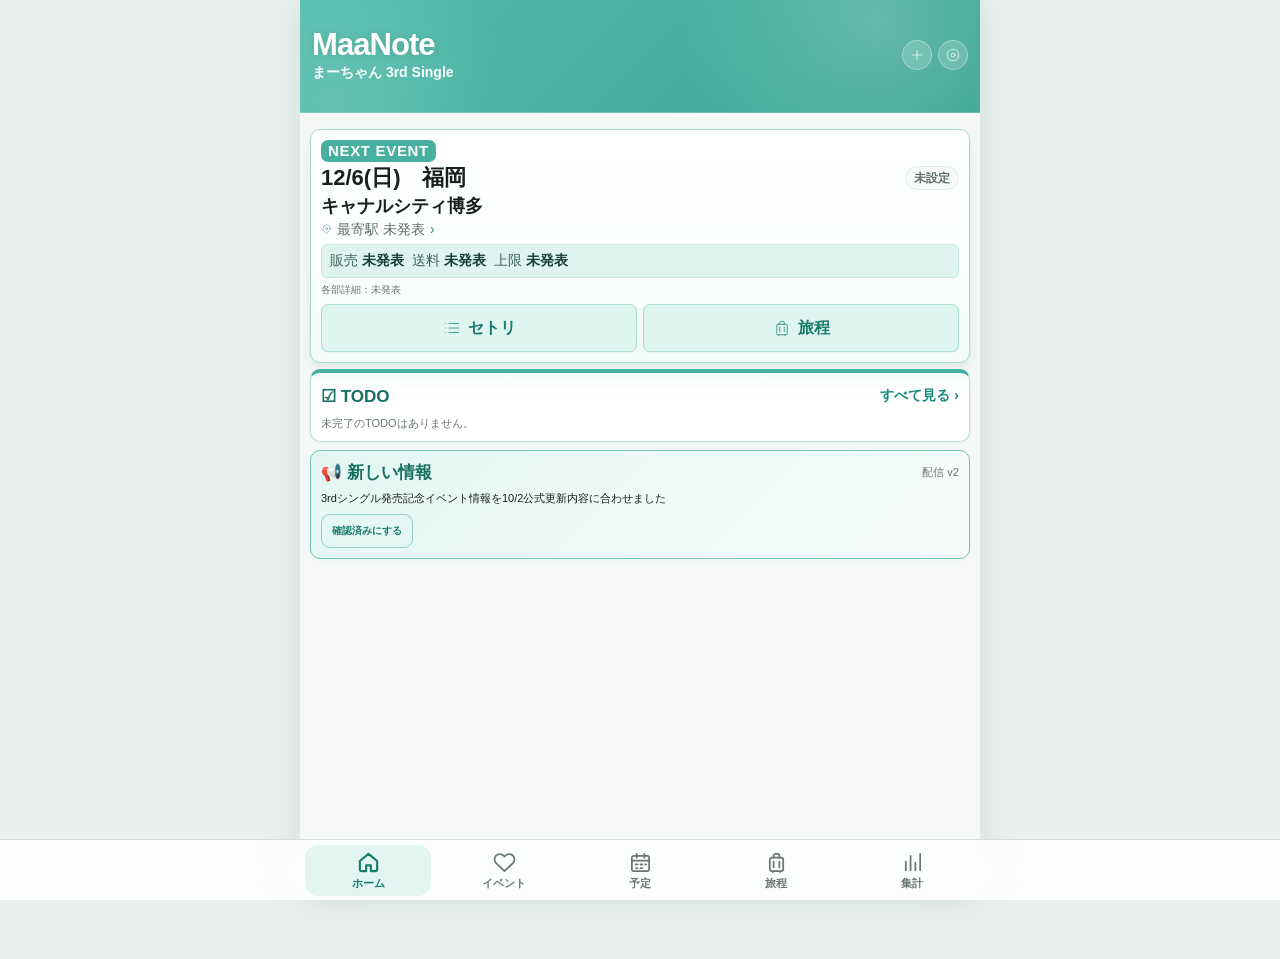
<file: index.html>
<!doctype html>
<html lang="ja">
<head>
  <meta charset="utf-8">
  <meta name="viewport" content="width=device-width, initial-scale=1, viewport-fit=cover">
  <meta name="theme-color" content="#47B0A0">
  <meta name="apple-mobile-web-app-capable" content="yes">
  <meta name="apple-mobile-web-app-status-bar-style" content="default">
  <meta name="apple-mobile-web-app-title" content="MaaNote">
  <title>MaaNote · Stage 13.1</title>
  <link rel="manifest" href="./manifest.webmanifest">
  <link rel="icon" href="./icon.svg" type="image/svg+xml">
  <link rel="apple-touch-icon" href="./apple-touch-icon.png">
  <link rel="stylesheet" href="./styles.css?v=0.9-stage13.1">
</head>
<body>
  <div id="app" class="app-shell" aria-live="polite"></div>
  <div id="networkStatus" class="network-status" role="status" aria-live="polite" hidden></div>
  <div id="toast" class="toast" role="status" aria-live="polite"></div>
  <div id="sheetRoot"></div>
  <script src="./runtime-config.js?v=0.9-stage13.1" defer></script>
  <script src="https://accounts.google.com/gsi/client" async defer></script>
  <script src="./app.js?v=0.9-stage13.1" defer></script>
</body>
</html>
</file>
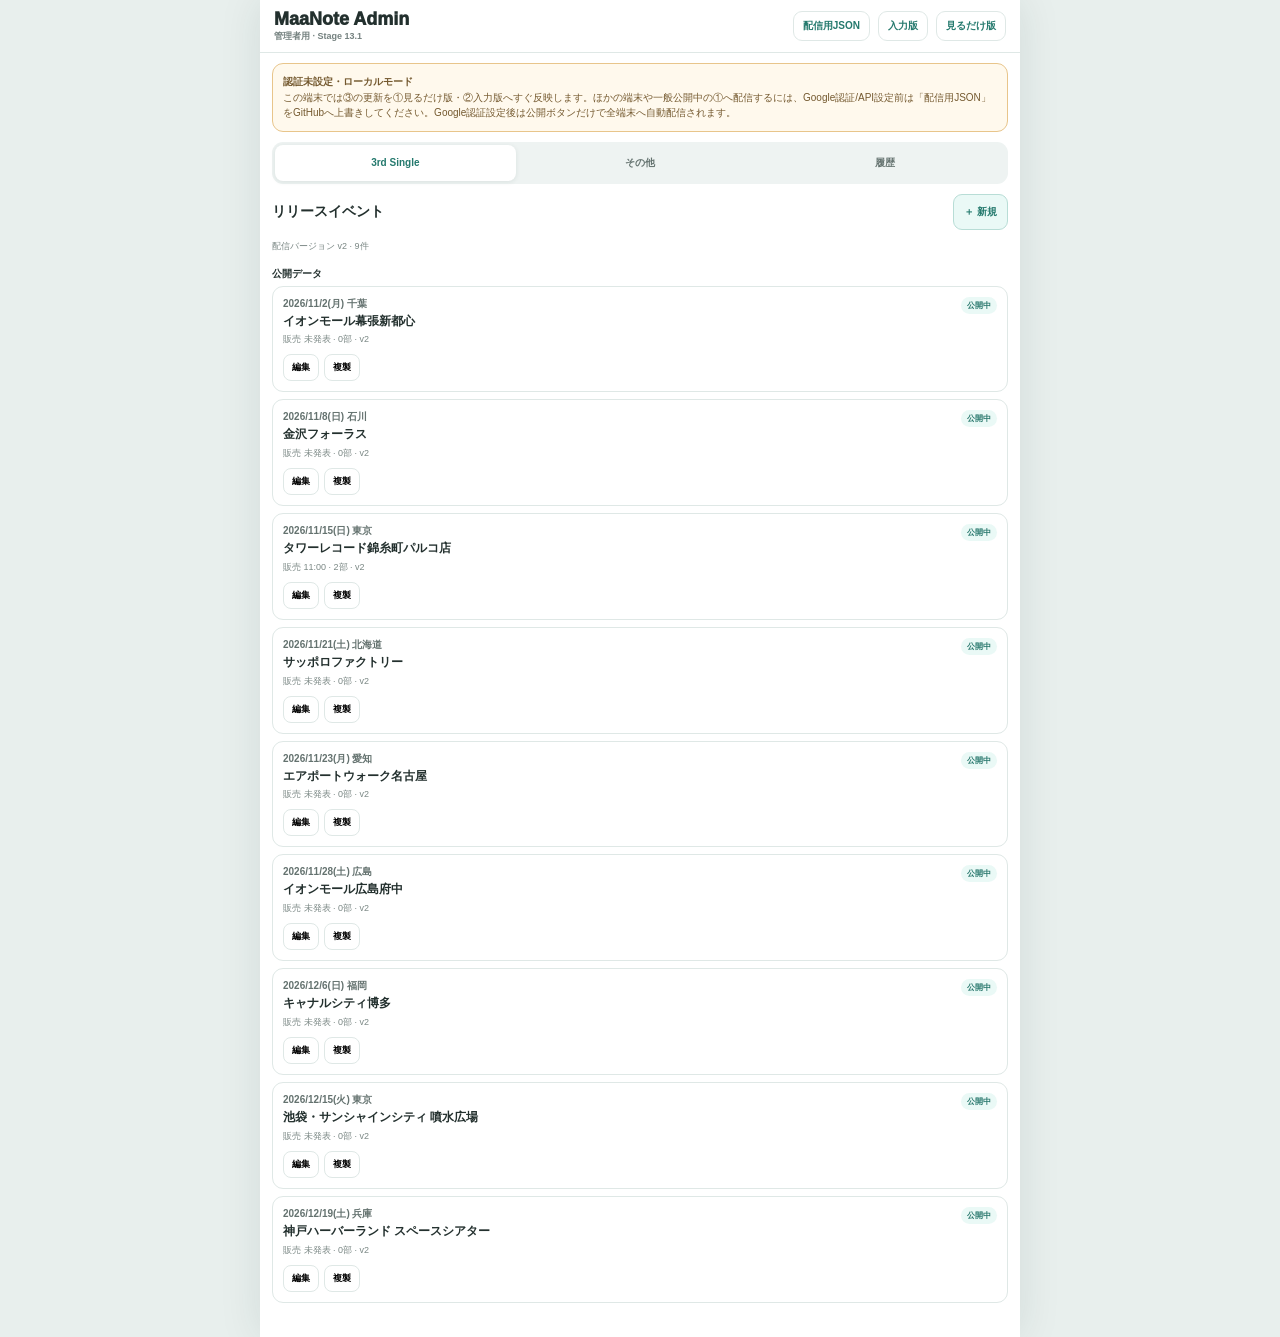
<file: admin/index.html>
<!doctype html>
<html lang="ja">
<head>
<meta charset="utf-8"><meta name="viewport" content="width=device-width, initial-scale=1, viewport-fit=cover"><meta name="theme-color" content="#47B0A0">
<title>MaaNote Admin · Stage 13.1</title><link rel="icon" href="../icon.svg" type="image/svg+xml"><link rel="stylesheet" href="../admin.css?v=0.9-stage13.1">
</head>
<body><div id="adminApp"></div><div id="adminSheet"></div><div id="adminToast" class="toast"></div><script src="../runtime-config.js?v=0.9-stage13.1" defer></script><script src="https://accounts.google.com/gsi/client" async defer></script><script src="../admin.js?v=0.9-stage13.1" defer></script></body>
</html>
</file>
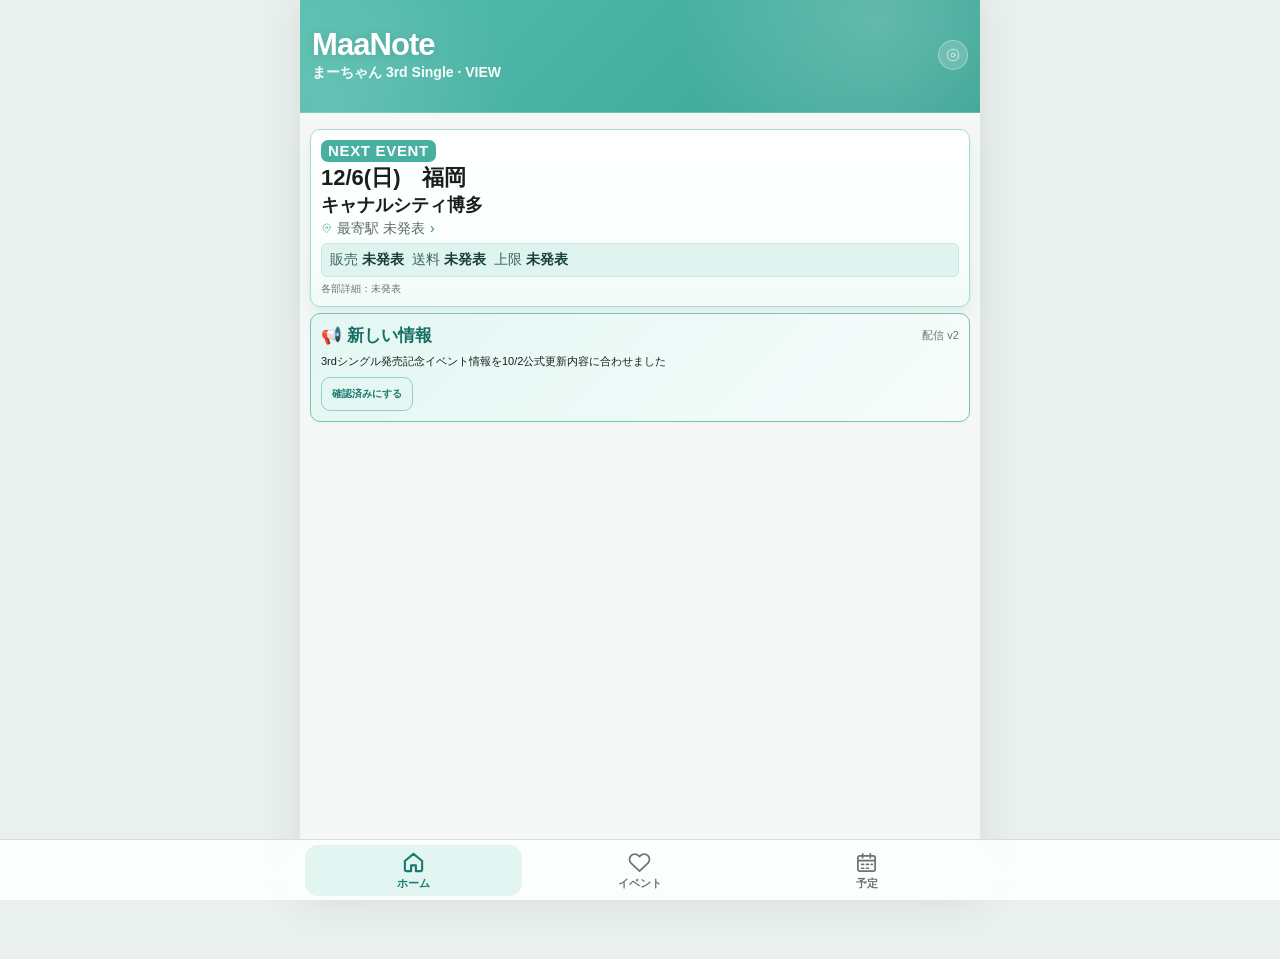
<file: view/index.html>
<!doctype html>
<html lang="ja">
<head>
<meta charset="utf-8"><meta name="viewport" content="width=device-width, initial-scale=1, viewport-fit=cover">
<meta name="theme-color" content="#47B0A0"><meta name="apple-mobile-web-app-capable" content="yes">
<meta name="apple-mobile-web-app-status-bar-style" content="default"><meta name="apple-mobile-web-app-title" content="MaaNote View">
<title>MaaNote View · Stage 13.1</title>
<link rel="manifest" href="./manifest.webmanifest"><link rel="icon" href="../icon.svg" type="image/svg+xml"><link rel="apple-touch-icon" href="../apple-touch-icon.png">
<link rel="stylesheet" href="../styles.css?v=0.9-stage13.1">
</head>
<body>
<div id="app" class="app-shell" aria-live="polite"></div><div id="networkStatus" class="network-status" role="status" aria-live="polite" hidden></div><div id="toast" class="toast" role="status" aria-live="polite"></div><div id="sheetRoot"></div>
<script src="../runtime-config.js?v=0.9-stage13.1" defer></script>
  <script src="../app.js?v=0.9-stage13.1" defer></script>
</body></html>
</file>
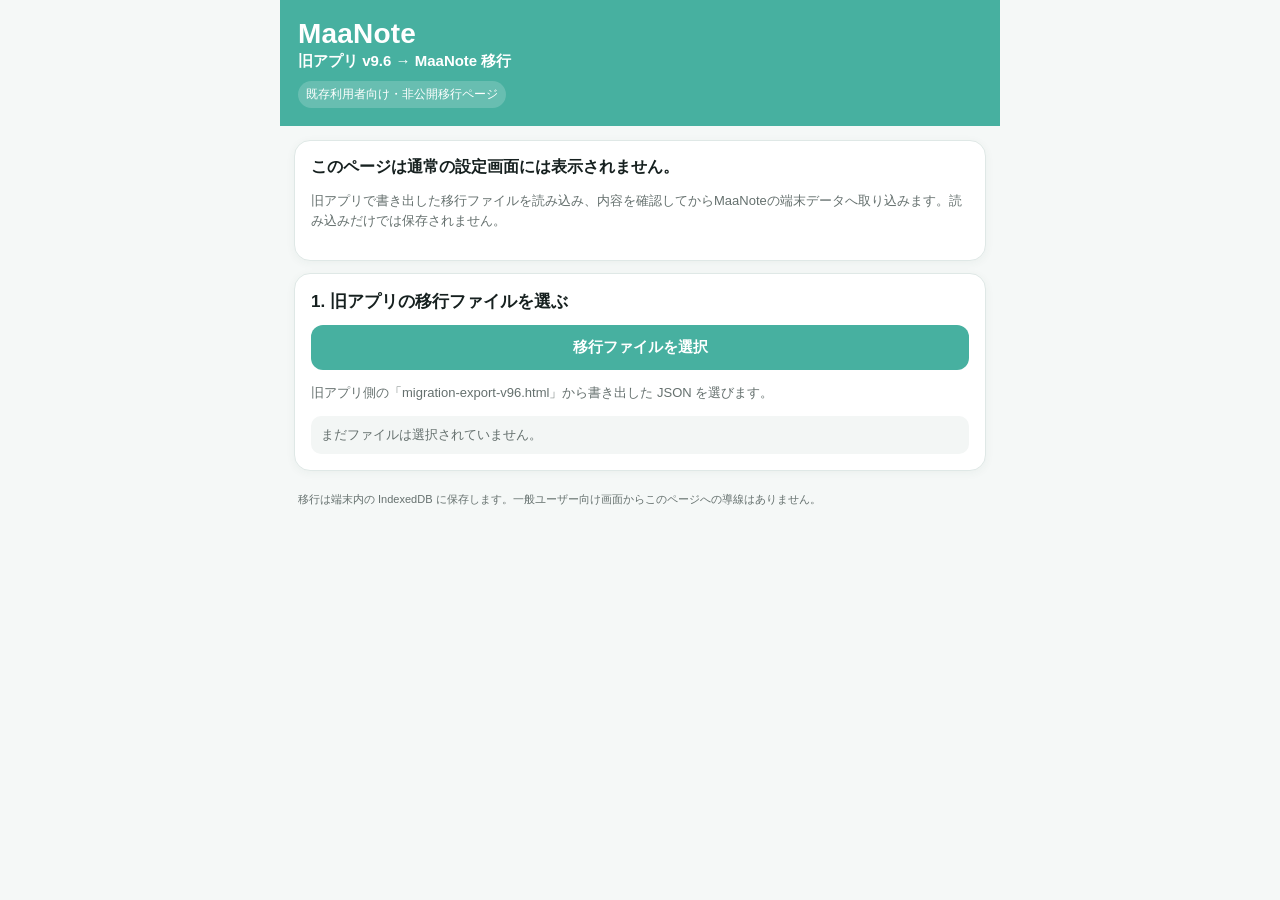
<file: migrate-v96.html>
<!doctype html>
<html lang="ja">
<head>
  <meta charset="utf-8">
  <meta name="viewport" content="width=device-width, initial-scale=1, viewport-fit=cover">
  <meta name="theme-color" content="#47B0A0">
  <meta name="robots" content="noindex,nofollow,noarchive">
  <title>MaaNote · v9.6 移行</title>
  <link rel="stylesheet" href="./migrate-v96.css?v=0.9-stage13.1">
</head>
<body>
  <main class="shell">
    <header class="hero">
      <div class="brand">MaaNote</div>
      <div class="sub">旧アプリ v9.6 → MaaNote 移行</div>
      <div class="private">既存利用者向け・非公開移行ページ</div>
    </header>

    <section class="card notice">
      <strong>このページは通常の設定画面には表示されません。</strong>
      <p>旧アプリで書き出した移行ファイルを読み込み、内容を確認してからMaaNoteの端末データへ取り込みます。読み込みだけでは保存されません。</p>
    </section>

    <section class="card" id="pickSection">
      <h2>1. 旧アプリの移行ファイルを選ぶ</h2>
      <label class="filepick">
        <input id="migrationFile" type="file" accept="application/json,.json">
        <span>移行ファイルを選択</span>
      </label>
      <p class="help">旧アプリ側の「migration-export-v96.html」から書き出した JSON を選びます。</p>
      <div id="fileStatus" class="status muted">まだファイルは選択されていません。</div>
    </section>

    <section class="card hidden" id="previewSection">
      <h2>2. 取り込み内容を確認</h2>
      <div id="summaryGrid" class="summary-grid"></div>
      <div id="warningBox"></div>
      <div id="conflicts"></div>
      <label class="toggle-row">
        <span><strong>Stage TEST用のサンプルデータを削除</strong><small>既知の固定サンプルだけを対象にします。</small></span>
        <input id="removeSamples" type="checkbox" checked>
      </label>
      <label class="toggle-row">
        <span><strong>既存MaaNoteデータを優先</strong><small>競合時の初期値です。イベント単位で変更できます。</small></span>
        <input id="preferCurrent" type="checkbox" checked>
      </label>
      <div class="actions">
        <button id="importBtn" class="primary">この内容で取り込む</button>
        <button id="cancelBtn" class="secondary">ファイルを選び直す</button>
      </div>
    </section>

    <section class="card hidden" id="resultSection">
      <h2>3. 移行結果</h2>
      <div id="resultBody"></div>
      <a class="primary linkbtn" href="./index.html">MaaNoteを開く</a>
    </section>

    <footer>
      移行は端末内の IndexedDB に保存します。一般ユーザー向け画面からこのページへの導線はありません。
    </footer>
  </main>
  <script src="./migrate-v96.js?v=0.9-stage13.1" defer></script>
</body>
</html>
</file>
<file: styles.css>
:root {
  --accent: #47B0A0;
  --accent-dark: #248E80;
  --accent-soft: #E9F8F5;
  --accent-soft-2: #F3FBF9;
  --ink: #18201F;
  --muted: #687574;
  --line: #E2EAE8;
  --bg: #F5F8F7;
  --card: #FFFFFF;
  --danger: #D9534F;
  --warning: #E39133;
  --ios-blue: #2E7CF6;
  --radius: 15px;
  --shadow: 0 1px 2px rgba(18, 48, 43, .05), 0 10px 30px rgba(31, 91, 82, .05);
  color-scheme: light;
  font-family: "Noto Sans JP", sans-serif;
}
* { box-sizing: border-box; }
html, body { margin: 0; min-height: 100%; background: var(--bg); color: var(--ink); }
body { min-width: 320px; overscroll-behavior-y: none; }
button, input, select, textarea { font: inherit; }
button { -webkit-tap-highlight-color: transparent; }
svg { display: block; }
.app-shell { min-height: 100dvh; padding-bottom: calc(73px + env(safe-area-inset-bottom)); }
.screen { min-height: 100dvh; }
.content { width: min(100%, 680px); margin: 0 auto; padding: 12px 12px 24px; }
.test-ribbon { display: inline-flex; align-items: center; gap: 6px; font-size: 10px; font-weight: 800; letter-spacing: .06em; color: var(--accent-dark); background: #fff; border: 1px solid rgba(71,176,160,.35); border-radius: 999px; padding: 4px 7px; }
.test-note { margin: 8px 0 10px; padding: 8px 10px; font-size: 11px; line-height: 1.5; color: #5F6C6A; background: #FFFDF4; border: 1px solid #F0E7C7; border-radius: 10px; }

/* Home header */
.home-hero { position: relative; min-height: 136px; overflow: hidden; background: linear-gradient(135deg, #54BDAE, #3AA494); color: #fff; }
.home-hero::before { content:""; position:absolute; inset:0; background: radial-gradient(circle at 85% 20%, rgba(255,255,255,.18), transparent 34%), radial-gradient(circle at 5% 95%, rgba(255,255,255,.12), transparent 28%); pointer-events:none; }
.home-hero.has-image { background-size: cover; background-position: center; }
.home-hero.has-image::after { content:""; position:absolute; inset:0; background: linear-gradient(180deg, rgba(0,0,0,.16), rgba(0,0,0,.38)); pointer-events:none; }
.home-hero-inner { position: relative; z-index: 2; width:min(100%,680px); margin:0 auto; padding: max(12px, env(safe-area-inset-top)) 14px 15px; min-height:136px; display:flex; flex-direction:column; justify-content:flex-end; }
.hero-top { display:flex; align-items:center; justify-content:space-between; gap:8px; }
.brand-block { min-width:0; }
.brand { font-size: 27px; line-height:1; font-weight: 850; letter-spacing:-.04em; text-shadow: 0 1px 8px rgba(0,0,0,.12); }
.brand-sub { margin-top:5px; font-size: 13px; font-weight:700; opacity:.96; }
.hero-actions { display:flex; gap:7px; }
.icon-btn { width:38px; height:38px; border-radius:50%; border:1px solid rgba(255,255,255,.35); background:rgba(255,255,255,.18); color:#fff; display:grid; place-items:center; padding:0; backdrop-filter: blur(12px); }
.icon-btn svg { width:20px; height:20px; }

/* Top bars */
.topbar { position: sticky; top:0; z-index:20; background:rgba(250,252,251,.94); backdrop-filter: blur(16px); border-bottom:1px solid rgba(218,228,225,.82); padding-top: env(safe-area-inset-top); }
.topbar-inner { width:min(100%,680px); margin:0 auto; height:54px; padding:0 12px; display:grid; grid-template-columns: 44px 1fr 44px; align-items:center; }
.topbar-title { text-align:center; font-size:17px; font-weight:800; }
.topbar button { border:0; background:transparent; color:var(--accent-dark); padding:8px; border-radius:10px; display:grid; place-items:center; }
.topbar button svg { width:21px; height:21px; }

/* Cards */
.card { background:var(--card); border:1px solid var(--line); border-radius:var(--radius); box-shadow:var(--shadow); }
.section-card { padding:12px; margin-bottom:10px; }
.section-title-row { display:flex; align-items:center; justify-content:space-between; gap:8px; margin-bottom:9px; }
.section-title { font-size:13px; font-weight:850; }
.section-kicker { font-size:11px; font-weight:850; color:var(--accent-dark); letter-spacing:.04em; }
.muted { color:var(--muted); }
.small { font-size:11px; }

/* Home */
.home-content { margin-top:-14px; position:relative; z-index:3; }
.event-hero-card { padding:12px; }
.event-head { display:flex; gap:8px; align-items:center; justify-content:space-between; }
.event-head-main { min-width:0; }
.event-kicker { color:var(--accent-dark); font-size:11px; font-weight:900; letter-spacing:.05em; }
.event-date { margin-top:2px; font-size:16px; font-weight:850; }
.status-badge { flex:none; max-width:160px; border-radius:999px; padding:5px 8px; font-size:10px; line-height:1.2; font-weight:800; text-align:center; border:1px solid var(--line); color:#62716F; background:#F7F9F9; }
.status-badge.confirmed { color:#126B5F; background:#DFF5F0; border-color:#BDE6DC; }
.status-badge.maybe { color:#A05677; background:#FFF0F6; border-color:#F5D2E1; }
.status-badge.not_attending { color:#7D8685; background:#F3F5F5; }
.venue-name { margin-top:7px; font-size:15px; line-height:1.35; font-weight:800; }
.map-row { margin-top:4px; border:0; padding:0; background:transparent; color:#5D6C69; font-size:12px; display:flex; align-items:center; gap:5px; text-align:left; }
.map-row svg { width:14px; height:14px; color:var(--accent-dark); }
.chev { margin-left:auto; color:var(--accent-dark); }
.next-panel { margin:10px -2px 0; padding:9px 10px; background:var(--accent-soft-2); border:1px solid #D9F0EA; border-radius:11px; }
.next-label { font-size:10px; font-weight:900; color:var(--accent-dark); letter-spacing:.08em; }
.next-line { margin-top:2px; display:flex; gap:8px; align-items:baseline; }
.next-time { font-size:20px; color:var(--accent-dark); font-weight:900; font-variant-numeric:tabular-nums; }
.next-title { font-size:13px; font-weight:850; }
.info-strip { margin-top:8px; padding:6px 8px; background:#F2F7F5; border-radius:8px; display:flex; gap:7px; flex-wrap:wrap; font-size:10px; color:#4E5C5A; }
.info-strip strong { color:var(--ink); }
.compact-table { margin-top:8px; border:1px solid var(--line); border-radius:9px; overflow:hidden; font-size:11px; }
.compact-table .tr { display:grid; grid-template-columns:.7fr 1fr 1fr 1.15fr .8fr; align-items:center; min-height:29px; border-top:1px solid var(--line); }
.compact-table .tr:first-child { border-top:0; background:#F6FAF9; color:#6B7775; font-size:9px; font-weight:700; }
.compact-table .td { padding:5px 4px; text-align:center; min-width:0; }
.home-shortcuts { display:grid; grid-template-columns:1fr 1fr; gap:8px; margin-top:9px; }
.shortcut-btn { min-height:43px; display:flex; align-items:center; justify-content:center; gap:7px; border:1px solid #D7ECE7; background:#F0FAF8; color:var(--accent-dark); border-radius:11px; font-size:12px; font-weight:800; }
.shortcut-btn svg { width:17px; height:17px; }

/* Segments */
.segment-wrap { padding:9px 12px 0; width:min(100%,680px); margin:0 auto; }
.segment { display:flex; background:#EBEFEE; padding:3px; border-radius:10px; gap:3px; }
.segment button { flex:1; min-height:31px; border:0; border-radius:8px; background:transparent; color:#687371; font-size:11px; font-weight:780; padding:5px 7px; }
.segment button.active { background:#fff; color:var(--accent-dark); box-shadow:0 1px 3px rgba(0,0,0,.08); }
.filter-scroll { display:flex; gap:6px; overflow:auto; scrollbar-width:none; padding:9px 0 2px; }
.filter-scroll::-webkit-scrollbar { display:none; }
.filter-chip { flex:none; border:1px solid var(--line); background:#fff; color:#64716F; border-radius:999px; padding:7px 10px; font-size:10px; font-weight:750; }
.filter-chip.active { color:#fff; background:var(--accent); border-color:var(--accent); }

/* Event list */
.event-list { display:flex; flex-direction:column; gap:8px; }
.event-card { width:100%; text-align:left; padding:11px; border:1px solid var(--line); border-radius:13px; background:#fff; color:inherit; box-shadow:0 1px 2px rgba(18,48,43,.03); }
.event-card.confirmed { border:2px solid var(--accent); background:linear-gradient(180deg,#F9FFFD,#F1FBF8); padding:10px; }
.event-card-top { display:flex; align-items:center; justify-content:space-between; gap:8px; }
.event-card-date { font-size:14px; font-weight:900; }
.event-card-venue { margin-top:4px; font-size:13px; font-weight:800; line-height:1.35; }
.event-card-map { margin-top:3px; display:flex; align-items:center; gap:4px; font-size:10px; color:#697573; }
.event-card-map svg { width:12px; height:12px; color:var(--accent-dark); }
.event-card-info { margin-top:6px; font-size:10px; color:#52605E; display:flex; flex-wrap:wrap; gap:4px 8px; }
.part-lines { margin-top:6px; border-top:1px solid #EDF1F0; padding-top:5px; display:flex; flex-direction:column; gap:3px; font-size:10px; font-variant-numeric:tabular-nums; }
.part-line { display:grid; grid-template-columns:32px 45px 49px 1fr 42px; gap:4px; align-items:center; }
.part-line .pname { font-weight:800; color:#475452; }
.event-card-foot { margin-top:6px; padding-top:6px; border-top:1px solid #EDF1F0; display:flex; gap:10px; font-size:10px; color:#52605E; }
.empty-state { padding:36px 18px; text-align:center; color:var(--muted); font-size:12px; }

/* Detail */
.detail-wrap { width:min(100%,680px); margin:0 auto; padding:0 12px calc(84px + env(safe-area-inset-bottom)); }
.detail-summary { padding:12px 0 6px; }
.detail-date { font-size:12px; font-weight:850; color:var(--accent-dark); }
.detail-venue { margin-top:3px; font-size:18px; line-height:1.3; font-weight:900; }
.detail-place { margin-top:5px; font-size:11px; color:var(--muted); display:flex; align-items:center; gap:5px; }
.detail-place svg { width:14px; height:14px; color:var(--accent-dark); }
.detail-tabs { position:sticky; top:54px; z-index:15; margin:0 -12px 10px; padding:7px 12px; background:rgba(245,248,247,.96); backdrop-filter:blur(10px); border-bottom:1px solid rgba(226,234,232,.7); }
.info-list { overflow:hidden; }
.info-row { min-height:43px; padding:8px 0; display:grid; grid-template-columns:94px 1fr; gap:9px; align-items:center; border-top:1px solid var(--line); }
.info-row:first-child { border-top:0; }
.info-label { font-size:10px; color:#71807D; font-weight:750; }
.info-value { font-size:12px; font-weight:750; line-height:1.45; word-break:break-word; }
.info-value.unset { color:#8E9997; font-weight:650; }
.parts-official { border:1px solid var(--line); border-radius:10px; overflow:hidden; }
.parts-official .row { display:grid; grid-template-columns:.8fr 1fr 1fr; min-height:34px; align-items:center; border-top:1px solid var(--line); font-size:11px; }
.parts-official .row:first-child { border-top:0; background:#F5F9F8; color:#6F7B79; font-size:9px; }
.parts-official .cell { text-align:center; padding:6px 4px; }
.official-link { width:100%; min-height:42px; display:flex; align-items:center; justify-content:center; gap:6px; border:1px solid #CBE5DF; background:#EFFAF7; color:var(--accent-dark); border-radius:10px; font-size:12px; font-weight:800; text-decoration:none; }
.official-link svg { width:16px; height:16px; }
.disclaimer { font-size:10px; line-height:1.55; color:#73807E; background:#F7F9F8; border:1px solid var(--line); border-radius:10px; padding:9px; }

.day-panel { display:flex; flex-direction:column; gap:9px; }
.status-selector { display:grid; gap:6px; }
.status-option { min-height:40px; display:flex; align-items:center; gap:8px; text-align:left; border:1px solid var(--line); background:#fff; border-radius:10px; padding:8px 10px; font-size:11px; font-weight:750; }
.status-option.active { border-color:var(--accent); background:#EDFAF7; color:#176F63; }
.status-option .radio { width:17px; height:17px; border:1.5px solid #A5B1AF; border-radius:50%; display:grid; place-items:center; }
.status-option.active .radio::after { content:""; width:9px; height:9px; border-radius:50%; background:var(--accent); }
.quick-value { display:flex; align-items:center; justify-content:space-between; gap:10px; padding:9px 10px; border:1px solid var(--line); border-radius:10px; background:#fff; }
.quick-value-label { font-size:11px; font-weight:780; }
.stepper { display:flex; align-items:center; gap:5px; }
.stepper button { width:30px; height:30px; border:1px solid #D5E6E2; background:#F2FAF8; color:var(--accent-dark); border-radius:9px; font-size:17px; line-height:1; }
.stepper .value { min-width:42px; text-align:center; font-size:15px; font-weight:900; font-variant-numeric:tabular-nums; }
.user-part-table { overflow:hidden; }
.user-part-table .row { display:grid; grid-template-columns:.7fr 1fr 1fr 1.1fr .85fr; align-items:center; min-height:38px; border-top:1px solid var(--line); font-size:10px; }
.user-part-table .row:first-child { border-top:0; background:#F5F9F8; color:#71807D; font-size:9px; }
.user-part-table .cell { padding:6px 3px; text-align:center; min-width:0; }
.edit-pill { border:1px solid #D5E6E2; background:#F5FBF9; color:#246F65; border-radius:8px; min-width:44px; min-height:29px; padding:4px 6px; font-size:10px; font-weight:800; }

.detail-pager { position:fixed; left:0; right:0; bottom:calc(64px + env(safe-area-inset-bottom)); z-index:25; pointer-events:none; }
.detail-pager-inner { width:min(calc(100% - 24px),656px); margin:0 auto; display:grid; grid-template-columns:1fr 1fr; gap:8px; }
.detail-pager button { pointer-events:auto; min-height:39px; border:1px solid #D8E3E0; background:rgba(255,255,255,.96); backdrop-filter:blur(12px); border-radius:11px; color:#35514C; font-size:11px; font-weight:800; box-shadow:0 5px 18px rgba(25,70,63,.10); }
.detail-pager button:disabled { opacity:.35; }

/* Bottom nav */
.tabbar { position:fixed; left:0; right:0; bottom:0; z-index:30; background:rgba(252,253,253,.96); backdrop-filter:blur(18px); border-top:1px solid rgba(210,220,217,.9); padding-bottom:env(safe-area-inset-bottom); }
.tabbar-inner { width:min(100%,680px); margin:0 auto; height:64px; display:grid; grid-template-columns:repeat(5,1fr); }
.tabbar-inner.view-only { grid-template-columns:repeat(3,1fr); }
.tab-btn { border:0; background:transparent; color:#697573; padding:6px 2px 4px; display:flex; flex-direction:column; align-items:center; justify-content:center; gap:3px; font-size:9px; font-weight:700; }
.tab-btn svg { width:21px; height:21px; stroke-width:1.8; }
.tab-btn.active { color:var(--accent-dark); font-weight:850; }

/* Sheets / form */
.sheet-backdrop { position:fixed; inset:0; z-index:60; background:rgba(17,28,26,.28); display:flex; align-items:flex-end; justify-content:center; }
.sheet { width:min(100%,680px); max-height:88dvh; overflow:auto; background:#fff; border-radius:18px 18px 0 0; padding:8px 14px calc(16px + env(safe-area-inset-bottom)); box-shadow:0 -15px 50px rgba(0,0,0,.15); }
.sheet-grabber { width:36px; height:5px; background:#D4DAD9; border-radius:999px; margin:0 auto 8px; }
.sheet-head { display:flex; align-items:center; justify-content:space-between; min-height:42px; }
.sheet-title { font-size:16px; font-weight:900; }
.text-btn { border:0; background:transparent; color:var(--accent-dark); font-weight:850; padding:8px; }
.form-group { margin-top:10px; }
.form-label { display:block; font-size:10px; color:#687674; font-weight:800; margin-bottom:5px; }
.form-input, .form-select { width:100%; min-height:43px; border:1px solid #D9E3E1; border-radius:10px; background:#FBFCFC; padding:9px 10px; color:var(--ink); outline:none; font-size:13px; }
.form-input:focus, .form-select:focus { border-color:var(--accent); box-shadow:0 0 0 3px rgba(71,176,160,.11); background:#fff; }
.form-input::placeholder { color:#A0A9A7; opacity:1; }
.form-help { margin-top:4px; font-size:9px; color:#899391; line-height:1.4; }
.sheet-actions-grid { display:grid; grid-template-columns:1fr 1fr; gap:8px; margin-top:12px; }
.sheet-card-btn { min-height:48px; border:1px solid var(--line); border-radius:11px; background:#fff; color:#33423F; font-weight:800; font-size:11px; }
.sheet-card-btn.primary { border-color:#CBE8E1; background:#EBF9F6; color:var(--accent-dark); }
.header-preview { min-height:90px; border-radius:12px; background:linear-gradient(135deg,#54BDAE,#3AA494); background-size:cover; background-position:center; position:relative; overflow:hidden; }
.header-preview::after { content:"MaaNote"; position:absolute; left:12px; bottom:10px; color:#fff; font-size:22px; font-weight:900; text-shadow:0 1px 7px rgba(0,0,0,.25); }

/* Toast */
.toast { position:fixed; z-index:100; left:50%; bottom:calc(78px + env(safe-area-inset-bottom)); transform:translate(-50%,14px); background:rgba(25,34,32,.92); color:#fff; border-radius:999px; padding:8px 12px; font-size:10px; font-weight:750; opacity:0; pointer-events:none; transition:.2s ease; white-space:nowrap; }
.toast.show { opacity:1; transform:translate(-50%,0); }

/* Placeholder / future tabs */
.placeholder-screen { min-height:calc(100dvh - 130px); display:grid; place-items:center; text-align:center; color:#73807E; padding:30px; }
.placeholder-screen strong { display:block; font-size:16px; color:#42504E; margin-bottom:6px; }

@media (min-width:700px) {
  body { background:#EAF0EE; }
  .screen { width:680px; margin:0 auto; background:var(--bg); min-height:100dvh; box-shadow:0 0 40px rgba(18,48,43,.10); }
  .home-hero { width:680px; margin:0 auto; }
  .tabbar-inner { width:680px; }
}


/* Offline / connectivity */
.network-status {
  position: fixed;
  z-index: 95;
  left: 50%;
  top: calc(8px + env(safe-area-inset-top));
  transform: translateX(-50%);
  max-width: calc(100% - 24px);
  padding: 7px 11px;
  border-radius: 999px;
  background: rgba(49, 59, 57, .94);
  color: #fff;
  box-shadow: 0 5px 18px rgba(0,0,0,.13);
  font-size: 10px;
  font-weight: 800;
  white-space: nowrap;
  pointer-events: none;
}
.network-status[hidden] { display:none !important; }
.offline-note {
  margin-top:8px; padding:7px 9px; border-radius:9px;
  background:#F7F9F8; border:1px solid var(--line);
  color:#667371; font-size:9px; line-height:1.45;
}

/* Stage 2: calendar / TODO */
.compact-subsegment { padding-top:7px; }
.schedule-content { padding-top:9px; }
.calendar-toolbar { display:grid; grid-template-columns:44px 1fr 44px; align-items:center; gap:8px; margin-bottom:10px; }
.calendar-toolbar button { min-height:40px; border:1px solid var(--line); background:#fff; color:#41514E; border-radius:12px; font-size:22px; font-weight:800; }
.calendar-toolbar .calendar-month-label { font-size:18px; color:var(--ink); font-weight:900; }
.calendar-card { overflow:hidden; margin-bottom:10px; }
.week-head { display:grid; grid-template-columns:repeat(7,1fr); border-bottom:1px solid var(--line); background:#F6FAF9; }
.week-head span { padding:9px 2px; text-align:center; font-size:11px; font-weight:800; color:#6B7775; }
.sun { color:#C65B5B !important; }
.sat { color:#4B74B9 !important; }
.calendar-grid { display:grid; grid-template-columns:repeat(7,1fr); }
.calendar-day { position:relative; min-width:0; min-height:102px; padding:34px 4px 6px; border:0; border-right:1px solid #EDF1F0; border-bottom:1px solid #EDF1F0; background:#fff; color:var(--ink); text-align:left; overflow:hidden; }
.calendar-day:nth-child(7n) { border-right:0; }
.calendar-day.outside { background:#FAFBFB; }
.calendar-day.today { background:#F3FBF9; box-shadow: inset 0 0 0 1.5px rgba(71,176,160,.55); }
.calendar-day.holiday { background:linear-gradient(180deg, rgba(255,247,247,.95) 0%, #fff 44%); }
.day-num { position:absolute; top:8px; left:8px; display:block; font-size:15px; font-weight:900; line-height:1; color:var(--ink); }
.day-num.sun, .day-num.holiday { color:#D45454 !important; }
.day-num.sat { color:#2F78DA !important; }
.calendar-day.today .day-num { color:var(--accent-dark); }
.day-items { margin-top:0; display:flex; flex-direction:column; gap:4px; overflow:hidden; }
.day-pill { display:block; width:100%; overflow:hidden; text-overflow:ellipsis; white-space:nowrap; border-radius:8px; padding:4px 6px; font-size:10px; line-height:1.25; font-weight:800; color:#3E4B49; background:#F1F4F3; border:1px solid rgba(0,0,0,.03); }
.day-pill.event { background:#24A38E; color:#fff; }
.day-pill.schedule { background:#EDF0FF; color:#52628A; }
.day-pill.todo { background:#FFF1D2; color:#7A6230; }
.day-pill.travel { background:#E8F7F4; color:#1F776B; }
.day-more { font-size:10px; color:#74817E; padding-left:2px; font-weight:800; }
.month-agenda { margin-top:0; }
.agenda-list { display:flex; flex-direction:column; gap:8px; }
.agenda-day { padding:10px; }
.agenda-date { font-size:11px; font-weight:900; color:var(--accent-dark); margin-bottom:4px; }
.agenda-items { display:flex; flex-direction:column; }
.agenda-row { width:100%; min-height:42px; border:0; border-top:1px solid #EDF1F0; background:transparent; color:inherit; padding:7px 1px; display:grid; grid-template-columns:26px minmax(0,1fr) auto 16px; align-items:center; gap:6px; text-align:left; }
.agenda-row:first-child { border-top:0; }
.agenda-icon { text-align:center; font-size:14px; }
.agenda-main { min-width:0; display:flex; flex-direction:column; gap:2px; }
.agenda-main strong { overflow:hidden; text-overflow:ellipsis; white-space:nowrap; font-size:11px; }
.agenda-main small { color:var(--muted); font-size:9px; }
.agenda-meta { color:var(--muted); font-size:8px; white-space:nowrap; }
.mini-link { border:0; background:transparent; color:var(--accent-dark); font-size:9px; font-weight:850; padding:4px 0; }
.home-row-btn { width:100%; min-height:38px; border:0; border-top:1px solid #EDF1F0; background:transparent; color:inherit; padding:6px 1px; display:grid; grid-template-columns:47px minmax(0,1fr) 14px; align-items:center; gap:5px; text-align:left; font-size:11px; }
.home-row-time { font-variant-numeric:tabular-nums; font-weight:900; color:#52615E; }
.home-empty-add { width:100%; border:1px dashed #CFE4DF; background:#F8FCFB; color:var(--accent-dark); border-radius:9px; padding:9px; font-size:10px; font-weight:800; }
.home-subtitle { margin-top:8px; padding-top:7px; border-top:1px solid var(--line); color:#5E6B69; font-size:9px; font-weight:850; }
.todo-home-row { grid-template-columns:29px minmax(0,1fr) 14px; }
.home-row-main { border:0; background:transparent; color:inherit; padding:0; text-align:left; display:flex; flex-direction:column; gap:2px; min-width:0; }
.home-row-main span { font-size:11px; font-weight:750; overflow:hidden; text-overflow:ellipsis; white-space:nowrap; }
.home-row-main small { font-size:8px; color:var(--muted); }
.todo-check { width:24px; height:24px; border-radius:50%; border:1.5px solid #93A29F; background:#fff; color:#fff; display:grid; place-items:center; padding:0; font-size:12px; font-weight:900; }
.todo-check.done { background:var(--accent); border-color:var(--accent); }
.danger-text { color:var(--danger) !important; }

.todo-content { padding-top:8px; }
.todo-toolbar { display:flex; align-items:center; justify-content:space-between; gap:8px; margin-bottom:7px; }
.todo-filters { padding:0; flex:1; }
.todo-toolbar-actions { display:flex; gap:6px; flex:none; }
.mini-btn { min-height:32px; border:1px solid var(--line); border-radius:9px; background:#fff; color:#586562; padding:5px 9px; font-size:9px; font-weight:800; }
.add-round { width:32px; height:32px; border:0; border-radius:50%; background:var(--accent); color:#fff; font-size:20px; line-height:1; }
.todo-list { display:flex; flex-direction:column; gap:7px; }
.todo-row { min-height:54px; padding:8px 9px; display:grid; grid-template-columns:30px minmax(0,1fr) 15px; gap:7px; align-items:center; }
.todo-row.selected { border-color:var(--accent); background:#F1FBF8; }
.todo-row.completed { opacity:.72; }
.todo-row.completed .todo-title { text-decoration:line-through; }
.todo-row-main { border:0; background:transparent; color:inherit; min-width:0; text-align:left; padding:0; display:flex; flex-direction:column; gap:3px; }
.todo-title { font-size:12px; font-weight:800; overflow:hidden; text-overflow:ellipsis; white-space:nowrap; }
.todo-meta { font-size:9px; color:var(--muted); overflow:hidden; text-overflow:ellipsis; white-space:nowrap; }
.select-circle { width:24px; height:24px; border-radius:50%; border:1.5px solid #A1ADAA; background:#fff; color:#fff; padding:0; font-size:11px; font-weight:900; }
.select-circle.on { background:var(--accent); border-color:var(--accent); }
.bulk-bar { display:grid; grid-template-columns:1fr 1fr .8fr; gap:6px; padding:7px; margin-bottom:8px; border:1px solid var(--line); border-radius:10px; background:#fff; }
.bulk-bar button { min-height:32px; border:1px solid var(--line); border-radius:8px; background:#F8FAF9; color:#566360; font-size:9px; font-weight:800; }
.bulk-bar .danger-btn { color:var(--danger); background:#FFF7F7; border-color:#F1D3D2; }
.inline-add { margin-top:9px; border:0; background:transparent; color:var(--accent-dark); font-weight:850; }
.form-grid-2 { display:grid; grid-template-columns:1fr 1fr; gap:8px; }
.form-textarea { min-height:78px; resize:vertical; line-height:1.45; }
.toggle-row { margin-top:12px; min-height:50px; padding:9px 10px; border:1px solid var(--line); border-radius:10px; background:#FBFCFC; display:flex; align-items:center; justify-content:space-between; gap:12px; }
.toggle-row span { display:flex; flex-direction:column; gap:2px; }
.toggle-row strong { font-size:11px; }
.toggle-row small { font-size:8px; color:var(--muted); }
.toggle-row input { width:20px; height:20px; accent-color:var(--accent); }
.sheet-delete-btn { width:100%; min-height:42px; margin-top:14px; border:1px solid #F0D1D0; background:#FFF7F7; color:var(--danger); border-radius:10px; font-size:10px; font-weight:850; }

@media (max-width:390px){
  .calendar-day { min-height:92px; padding-top:32px; padding-left:3px; padding-right:3px; }
  .day-num { top:7px; left:7px; font-size:14px; }
  .day-pill { font-size:9px; padding:3px 4px; }
  .agenda-meta { display:none; }
}

/* Stage 3: travel / reservation images */
.day-pill.travel { background:#EAE8FA; color:#635B8D; }
.travel-content { padding-top:9px; }
.travel-context { padding:9px 10px; display:flex; align-items:center; justify-content:space-between; gap:10px; }
.travel-context > div { min-width:0; display:flex; flex-direction:column; gap:2px; }
.travel-context strong { font-size:11px; color:var(--accent-dark); }
.travel-context small { font-size:9px; color:var(--muted); overflow:hidden; text-overflow:ellipsis; white-space:nowrap; }
.travel-context button { flex:none; border:0; background:transparent; color:var(--accent-dark); font-size:9px; font-weight:850; padding:7px; }
.travel-filter-scroll { padding-top:8px; }
.travel-list, .travel-detail-list { display:flex; flex-direction:column; gap:7px; }
.travel-card { width:100%; min-height:74px; padding:9px 10px; display:grid; grid-template-columns:32px minmax(0,1fr) 14px; align-items:center; gap:7px; text-align:left; color:inherit; }
.travel-detail-list .travel-card { box-shadow:none; border-radius:11px; }
.travel-card-icon { width:30px; height:30px; display:grid; place-items:center; border-radius:9px; background:#F2F7F6; font-size:17px; }
.travel-card-main { min-width:0; display:flex; flex-direction:column; gap:3px; }
.travel-card-top { min-width:0; display:flex; align-items:center; gap:6px; }
.travel-card-top strong { min-width:0; overflow:hidden; text-overflow:ellipsis; white-space:nowrap; font-size:11px; }
.travel-type-badge { flex:none; padding:2px 5px; border-radius:999px; background:#EFF8F6; color:#39776E; font-size:7.5px; font-weight:800; }
.travel-card-route { font-size:10px; color:#52615E; overflow:hidden; text-overflow:ellipsis; white-space:nowrap; }
.travel-card-meta { font-size:8px; color:var(--muted); overflow:hidden; text-overflow:ellipsis; white-space:nowrap; }
.travel-image-count { font-size:8px; color:#655F86; font-weight:800; }
.travel-privacy-note { margin:8px 0 4px; padding:8px 9px; border:1px solid #E4E1F2; border-radius:10px; background:#F8F7FC; color:#6F6A83; font-size:8.5px; line-height:1.45; }
.travel-image-primary { width:100%; min-height:104px; border:1.5px dashed #A9D8CE; border-radius:13px; background:#F3FBF9; color:var(--accent-dark); display:flex; flex-direction:column; align-items:center; justify-content:center; gap:3px; padding:12px; }
.travel-image-primary > span { font-size:25px; }
.travel-image-primary strong { font-size:13px; }
.travel-image-primary small { color:#65807B; font-size:9px; }
.travel-or { display:flex; align-items:center; gap:8px; color:#9AA4A2; font-size:8px; margin:11px 0 0; }
.travel-or::before,.travel-or::after { content:""; height:1px; flex:1; background:var(--line); }
.travel-ai-disabled { width:100%; margin-top:8px; opacity:.48; }
.travel-image-grid { display:grid; grid-template-columns:repeat(3,minmax(0,1fr)); gap:6px; margin-top:5px; }
.travel-image-grid.preview-grid { margin-top:4px; margin-bottom:10px; }
.travel-thumb { position:relative; aspect-ratio:1/1; min-width:0; overflow:hidden; border:1px solid var(--line); border-radius:9px; background:#F3F5F4; }
.travel-thumb img { width:100%; height:100%; object-fit:cover; display:block; }
.travel-thumb-open { width:100%; height:100%; border:0; padding:0; background:transparent; display:block; }
.travel-thumb-delete { position:absolute; right:4px; top:4px; width:23px; height:23px; border:0; border-radius:50%; background:rgba(30,36,35,.78); color:#fff; font-size:15px; line-height:1; display:grid; place-items:center; }
.travel-image-empty { min-height:54px; display:grid; place-items:center; border:1px dashed #D7E2DF; border-radius:9px; color:#929D9A; font-size:9px; background:#FAFBFB; }
.travel-image-viewer { width:100%; min-height:240px; max-height:70dvh; display:grid; place-items:center; overflow:auto; background:#101413; border-radius:12px; }
.travel-image-viewer img { max-width:100%; max-height:68dvh; object-fit:contain; display:block; }

@media (max-width:390px){
  .travel-card { grid-template-columns:30px minmax(0,1fr) 12px; padding-left:8px; padding-right:8px; }
  .travel-type-badge { max-width:98px; overflow:hidden; text-overflow:ellipsis; white-space:nowrap; }
}

/* Stage 4: setlists */
.setlist-entry-card { padding:0; overflow:hidden; }
.setlist-entry-button { width:100%; min-height:56px; border:0; background:transparent; color:inherit; padding:10px 11px; display:grid; grid-template-columns:34px minmax(0,1fr) 14px; gap:8px; align-items:center; text-align:left; }
.setlist-entry-icon { width:32px; height:32px; border-radius:10px; display:grid; place-items:center; background:#F0F8F6; font-size:17px; }
.setlist-entry-main { min-width:0; display:flex; flex-direction:column; gap:2px; }
.setlist-entry-main strong { font-size:12px; }
.setlist-entry-main small { font-size:8.5px; color:var(--muted); }
.setlist-event-title { padding:0 2px 8px; display:flex; flex-direction:column; gap:2px; }
.setlist-event-title strong { font-size:11px; color:var(--accent-dark); }
.setlist-event-title span { font-size:9px; color:var(--muted); overflow:hidden; text-overflow:ellipsis; white-space:nowrap; }
.setlist-part-card { margin-top:8px; }
.setlist-part-head { display:flex; justify-content:space-between; align-items:center; gap:10px; }
.setlist-part-head > div { display:flex; flex-direction:column; gap:1px; }
.setlist-part-head strong { font-size:12px; }
.setlist-part-head small { font-size:8px; color:var(--muted); }
.setlist-song-list { margin:8px 0 0 22px; padding:0; display:flex; flex-direction:column; gap:5px; font-size:10.5px; line-height:1.35; }
.setlist-empty { width:100%; margin-top:8px; border:1px dashed #CFE4DF; border-radius:9px; background:#F8FCFB; color:var(--accent-dark); min-height:40px; font-size:10px; font-weight:800; }
.setlist-actions { display:grid; grid-template-columns:1fr 1fr; gap:7px; margin-top:10px; }
.full-width-btn { width:100%; margin-top:8px; }
.setlist-editor { display:flex; flex-direction:column; gap:7px; margin-top:8px; }
.setlist-edit-row { display:grid; grid-template-columns:22px minmax(0,1fr) 30px; gap:6px; align-items:center; }
.setlist-edit-row > span { text-align:right; color:var(--muted); font-size:9px; font-weight:800; }
.setlist-edit-row .form-input { min-width:0; }
.setlist-remove { width:30px; height:34px; border:1px solid #E9D9D8; border-radius:9px; background:#FFF8F8; color:var(--danger); font-size:17px; }
.setlist-add-song { width:100%; min-height:39px; margin-top:9px; border:1px dashed #A9D8CE; border-radius:10px; background:#F3FBF9; color:var(--accent-dark); font-size:10px; font-weight:850; }
.setlist-paste { min-height:180px; white-space:pre-wrap; }
.setlist-compare-list { display:flex; flex-direction:column; gap:8px; }
.setlist-compare-card { margin:0; }
.compare-columns { display:grid; grid-template-columns:1fr 1fr; gap:7px; margin-top:8px; }
.compare-columns > div { min-width:0; padding:7px; border:1px solid var(--line); border-radius:9px; background:#FBFCFC; }
.compare-columns strong { display:block; margin-bottom:5px; font-size:8.5px; color:#667471; }
.compare-columns ol, .incoming-only ol { margin:0 0 0 18px; padding:0; font-size:9.5px; line-height:1.45; }
.import-choice { display:flex; flex-direction:column; gap:7px; margin-top:8px; padding-top:8px; border-top:1px solid var(--line); }
.import-choice label { display:flex; align-items:center; gap:7px; font-size:9.5px; font-weight:750; }
.import-choice input { accent-color:var(--accent); }
.incoming-only { margin-top:8px; padding:7px; border:1px solid #DCEDE9; border-radius:9px; background:#F7FCFA; }

@media (max-width:390px){
  .setlist-actions { grid-template-columns:1fr; }
  .compare-columns { grid-template-columns:1fr; }
}

/* Stage 5: summary / aggregation */
.summary-content { padding-top:12px; }
.summary-kpi-grid { display:grid; grid-template-columns:repeat(3,minmax(0,1fr)); gap:7px; margin-top:10px; }
.summary-kpi { min-height:82px; padding:10px 9px; display:flex; flex-direction:column; justify-content:center; align-items:center; text-align:center; gap:1px; }
.summary-kpi.wide { grid-column:1/-1; min-height:72px; display:grid; grid-template-columns:1fr auto; grid-template-rows:auto auto; align-items:end; text-align:left; column-gap:10px; }
.summary-kpi > span { font-size:9px; color:var(--muted); font-weight:800; }
.summary-kpi > strong { font-size:24px; line-height:1.05; color:var(--accent-dark); font-variant-numeric:tabular-nums; }
.summary-kpi > small { font-size:8px; color:#8A9593; }
.summary-kpi.wide > span { grid-column:1; grid-row:1; align-self:end; }
.summary-kpi.wide > strong { grid-column:2; grid-row:1/3; align-self:center; font-size:23px; }
.summary-kpi.wide > small { grid-column:1; grid-row:2; align-self:start; }
.summary-status-grid { display:grid; grid-template-columns:1fr 1fr; gap:7px; margin-top:8px; }
.summary-status-item { min-height:48px; border:1px solid var(--line); border-radius:10px; padding:8px 9px; background:#FBFCFC; display:flex; align-items:center; justify-content:space-between; gap:8px; }
.summary-status-item span { font-size:9px; color:#657270; font-weight:780; }
.summary-status-item strong { font-size:17px; font-variant-numeric:tabular-nums; }
.summary-status-item.confirmed { background:#F0FAF7; border-color:#CDE8E2; color:#24786D; }
.summary-status-item.maybe { background:#FFF8FB; border-color:#F1DEE6; color:#A8647C; }
.summary-status-item.not_attending { color:#697573; }
.summary-status-item.unset { color:#8A9593; }
.summary-chip-list { display:flex; flex-wrap:wrap; gap:7px; margin-top:8px; }
.summary-chip { min-width:92px; padding:8px 9px; border:1px solid #D8EAE6; border-radius:10px; background:#F5FBF9; display:flex; align-items:center; justify-content:space-between; gap:10px; }
.summary-chip span { font-size:9px; color:#60706D; }
.summary-chip strong { font-size:11px; color:var(--accent-dark); font-variant-numeric:tabular-nums; }
.summary-cost-list { margin-top:5px; }
.summary-cost-row { min-height:36px; border-top:1px solid var(--line); display:flex; align-items:center; justify-content:space-between; gap:10px; font-size:10px; }
.summary-cost-row:first-child { border-top:0; }
.summary-cost-row span { color:#596764; }
.summary-cost-row strong { font-size:11px; font-variant-numeric:tabular-nums; }
.summary-cost-note { padding-top:5px; font-size:8px; color:var(--muted); }
.summary-event-list { margin-top:4px; }
.summary-event-row { width:100%; min-height:70px; border:0; border-top:1px solid var(--line); background:transparent; color:inherit; padding:8px 0; display:grid; grid-template-columns:minmax(0,1fr) auto 12px; gap:8px; align-items:center; text-align:left; }
.summary-event-row:first-child { border-top:0; }
.summary-event-main { min-width:0; display:flex; flex-direction:column; gap:2px; }
.summary-event-main strong { font-size:10.5px; }
.summary-event-main small { font-size:8px; color:var(--muted); overflow:hidden; text-overflow:ellipsis; white-space:nowrap; }
.summary-event-main em { font-size:8px; color:#60706D; font-style:normal; }
.summary-event-values { display:grid; grid-template-columns:auto auto; gap:3px 7px; align-items:center; font-size:8px; color:#7B8785; white-space:nowrap; }
.summary-event-values span:last-child { grid-column:1/-1; }
.summary-event-values b { color:#354440; font-size:9px; font-variant-numeric:tabular-nums; }
.summary-empty { margin-top:8px; min-height:54px; display:grid; place-items:center; border:1px dashed #D9E5E2; border-radius:10px; background:#FAFCFB; color:#8B9694; font-size:9px; text-align:center; padding:10px; }
.summary-footnote { padding:2px 3px 12px; color:#899391; font-size:8px; line-height:1.5; }

@media (max-width:390px){
  .summary-kpi-grid { gap:6px; }
  .summary-kpi { min-height:76px; padding-left:5px; padding-right:5px; }
  .summary-kpi > strong { font-size:21px; }
  .summary-event-row { grid-template-columns:minmax(0,1fr) auto 10px; gap:5px; }
}

/* Stage 6: settings + talk memo */
.talk-memo-inline { margin:0 0 10px; padding:0 2px; }
.talk-memo-empty { width:100%; min-height:38px; border:1px dashed #BFDCD6; border-radius:10px; background:#F7FCFA; color:#367F75; font-size:10px; font-weight:850; text-align:left; padding:8px 11px; }
.setlist-entry-icon.talk { background:#FAF6F8; }
.talk-memo-context { margin:0 2px 8px; padding:7px 9px; border-radius:9px; background:#F4FAF8; display:flex; flex-direction:column; gap:2px; }
.talk-memo-context strong { font-size:10px; color:var(--accent-dark); }
.talk-memo-context span { font-size:8.5px; color:var(--muted); }
.talk-memo-list { display:flex; flex-direction:column; gap:6px; margin-top:6px; }
.talk-memo-row { min-height:48px; display:grid; grid-template-columns:30px minmax(0,1fr) 30px; gap:5px; align-items:center; border:1px solid var(--line); border-radius:10px; background:#FBFCFC; padding:5px; }
.talk-memo-row.completed { background:#F4F8F7; opacity:.72; }
.talk-check { width:28px; height:28px; border:1px solid #BFD9D4; border-radius:50%; background:white; color:var(--accent-dark); font-size:13px; font-weight:900; }
.talk-memo-row.completed .talk-check { background:#E7F4F1; }
.talk-main { min-width:0; border:0; background:transparent; color:inherit; text-align:left; padding:3px 2px; display:flex; flex-direction:column; gap:2px; }
.talk-main span { font-size:10.5px; font-weight:780; line-height:1.35; overflow-wrap:anywhere; }
.talk-memo-row.completed .talk-main span { text-decoration:line-through; }
.talk-main small { font-size:8px; color:var(--muted); }
.talk-delete { width:28px; height:28px; border:0; background:transparent; color:#A78282; font-size:17px; }
.talk-memo-empty-state { min-height:82px; border:1px dashed #D3E4E0; border-radius:10px; background:#FAFCFB; display:grid; place-items:center; text-align:center; color:#879390; font-size:9px; line-height:1.5; padding:12px; }
.talk-editor { min-height:110px; }

.settings-screen { background:#F4F7F6; }
.settings-content { padding-top:10px; padding-bottom:calc(28px + env(safe-area-inset-bottom)); }
.settings-section-title { margin:13px 5px 5px; color:#778481; font-size:9px; font-weight:850; letter-spacing:.04em; }
.settings-card { padding:0; overflow:hidden; margin-bottom:8px; }
.settings-field, .settings-switch-row, .settings-status-row, .settings-nav-row { width:100%; min-height:56px; padding:9px 11px; border:0; border-top:1px solid var(--line); background:white; color:inherit; display:flex; align-items:center; justify-content:space-between; gap:10px; text-align:left; }
.settings-card > :first-child { border-top:0; }
.settings-field > span, .settings-switch-row > span, .settings-status-row > span, .settings-nav-row > span:first-child { min-width:0; display:flex; flex-direction:column; gap:2px; }
.settings-field strong, .settings-switch-row strong, .settings-status-row strong, .settings-nav-row strong, .settings-image-block strong { font-size:10.5px; }
.settings-field small, .settings-switch-row small, .settings-status-row small, .settings-nav-row small, .settings-image-block small { font-size:8px; color:var(--muted); line-height:1.35; }
.settings-select { max-width:148px; border:0; background:#F1F7F5; color:#356E66; border-radius:8px; padding:7px 8px; font-size:9px; font-weight:800; text-align:right; }
.settings-switch-row input { width:20px; height:20px; accent-color:var(--accent); flex:0 0 auto; }
.settings-status-row b { flex:0 0 auto; font-size:9.5px; color:#596865; font-weight:850; }
.settings-status-row b.ok { color:#287A6F; }
.settings-nav-row { cursor:pointer; }
.settings-nav-row .chev { color:#94A09E; font-size:18px; }
.settings-image-block { padding:10px 11px; background:white; }
.settings-image-block > div:first-child { display:flex; flex-direction:column; gap:2px; margin-bottom:8px; }
.settings-header-preview { height:78px; border-radius:10px; margin:0; background-color:var(--accent); background-size:cover; background-position:center; }
.settings-action-grid { display:grid; grid-template-columns:1fr 1fr; gap:7px; margin-top:8px; }
.settings-action-grid button { min-height:36px; border:1px solid #CFE4DF; border-radius:9px; background:#F4FAF8; color:var(--accent-dark); font-size:9.5px; font-weight:850; }
.settings-action-grid button:disabled { opacity:.42; }
.settings-info-text { margin:4px 1px 8px; padding:12px; border:1px solid var(--line); border-radius:11px; background:#FAFCFB; font-size:10px; color:#53615F; line-height:1.75; white-space:pre-wrap; }
.settings-footnote { padding:7px 5px 12px; color:#84908E; font-size:8px; line-height:1.55; }
.danger-btn { min-height:40px; border:1px solid #E7CACA; border-radius:10px; background:#FFF8F8; color:var(--danger); font-size:9.5px; font-weight:850; }

@media (max-width:390px){
  .settings-select { max-width:132px; }
}

/* Stage 7 common/admin feed */
.common-notice.fresh { border-color:#9ED9CF; background:#F0FBF8; }
.notice-ack { margin-top:8px; min-height:34px; border:1px solid #B9DED7; border-radius:9px; background:#fff; color:var(--accent-dark); font-size:10px; font-weight:850; padding:6px 10px; }
.other-list { display:flex; flex-direction:column; gap:8px; }
.other-card { padding:11px 12px; }
.other-card-top { display:flex; align-items:center; justify-content:space-between; gap:8px; margin-bottom:6px; }
.other-kind { display:inline-flex; padding:4px 7px; border-radius:999px; background:#EAF8F5; color:#24796D; font-size:9px; font-weight:900; letter-spacing:.04em; }
.other-title { font-size:13px; font-weight:900; line-height:1.45; margin-bottom:4px; }
.other-note { margin-top:7px; font-size:10px; line-height:1.5; color:#5E6D6A; }
.official-mini-link { display:inline-block; margin-top:8px; color:#24796D; font-size:10px; font-weight:850; text-decoration:none; }
.status-inline { display:inline-flex; margin-left:4px; font-size:8px; padding:2px 5px; border-radius:999px; background:#F3F3F3; color:#6D7775; vertical-align:middle; }
.common-status { display:inline-flex; margin-left:4px; padding:2px 5px; border-radius:999px; font-size:8px; font-weight:900; vertical-align:middle; }
.common-status.cancelled { background:#FFF0F0; color:#A84444; }
.common-status.ended { background:#F0F2F2; color:#6B7472; }
\n/* 2026-10-03: compact iPhone typography matching the approved home reference */\nbody { font-family: "Noto Sans JP", sans-serif; font-size: 13px; }\n.home-hero { min-height: 118px; }\n.home-hero-inner { min-height:118px; padding: max(10px, env(safe-area-inset-top)) 12px 12px; }\n.brand { font-size: 23px; line-height:1.04; font-weight: 800; letter-spacing:-.035em; }\n.brand-sub { margin-top:4px; font-size: 11px; font-weight:650; }\n.icon-btn { width:34px; height:34px; }\n.icon-btn svg { width:18px; height:18px; }\n.content { padding: 9px 10px 20px; }\n.home-content { margin-top:-10px; }\n.test-ribbon { font-size:9px; padding:3px 6px; }\n.test-note { margin:6px 0 8px; padding:7px 8px; font-size:10px; line-height:1.45; }\n.section-card { padding:10px; margin-bottom:8px; }\n.section-title { font-size:12px; font-weight:800; }\n.section-kicker { font-size:10px; }\n.event-hero-card { padding:10px; }\n.event-kicker { font-size:10px; font-weight:850; }\n.event-date { margin-top:1px; font-size:14px; font-weight:800; }\n.status-badge { padding:4px 7px; font-size:9px; font-weight:750; }\n.venue-name { margin-top:5px; font-size:13px; line-height:1.32; font-weight:750; }\n.map-row { margin-top:3px; font-size:10.5px; }\n.map-row svg { width:13px; height:13px; }\n.next-panel { margin-top:8px; padding:7px 8px; }\n.next-label { font-size:9px; }\n.next-time { font-size:18px; font-weight:850; }\n.next-title { font-size:12px; font-weight:800; }\n.info-strip { margin-top:6px; padding:5px 7px; gap:5px 7px; font-size:9.5px; }\n.compact-table { margin-top:6px; font-size:10px; }\n.compact-table .tr { min-height:26px; }\n.compact-table .tr:first-child { font-size:8.5px; }\n.compact-table .td { padding:4px 3px; }\n.home-shortcuts { gap:7px; margin-top:7px; }\n.shortcut-btn { min-height:38px; font-size:11px; font-weight:750; }\n.shortcut-btn svg { width:15px; height:15px; }\n.todo-home-row { grid-template-columns:26px minmax(0,1fr) 12px; }\n.todo-check { width:22px; height:22px; }\n.todo-title { font-size:11px; font-weight:750; }\n.todo-meta { font-size:8.5px; }\n.tabbar-inner { height:58px; }\n.app-shell { padding-bottom: calc(67px + env(safe-area-inset-bottom)); }\n.tab-btn { gap:2px; font-size:8.5px; font-weight:650; }\n.tab-btn svg { width:20px; height:20px; }\n.event-card-date { font-size:13px; }\n.event-card-venue { font-size:12px; font-weight:750; }\n.event-card-map, .event-card-info, .part-lines, .event-card-foot { font-size:9.5px; }\n.detail-venue { font-size:16px; }\n.info-value { font-size:11px; }\n

/* 2026-10-03: approved compact home layout — align to reference image */
body { font-size: 12px; background:#F7FAF9; }
.home-hero { min-height: 68px; border-bottom:1px solid rgba(255,255,255,.2); }
.home-hero-inner { min-height:68px; padding: max(7px, env(safe-area-inset-top)) 10px 7px; justify-content:center; }
.brand { font-size:18px; line-height:1; font-weight:800; letter-spacing:-.03em; }
.brand-sub { margin-top:3px; font-size:9.5px; font-weight:650; }
.icon-btn { width:30px; height:30px; border-width:1px; }
.icon-btn svg { width:16px; height:16px; }
.hero-actions { gap:6px; }
.content { padding:7px 8px 14px; }
.home-content { margin-top:0; }
.card { border-radius:10px; box-shadow:0 1px 4px rgba(30,80,72,.04); }
.event-hero-card { padding:8px 9px; margin-bottom:6px; }
.event-head { align-items:center; gap:6px; }
.event-head-main { display:flex; align-items:baseline; gap:6px; min-width:0; }
.event-kicker { font-size:9.5px; letter-spacing:.035em; line-height:1; }
.event-date { margin-top:0; font-size:11.5px; line-height:1.2; font-weight:800; white-space:nowrap; }
.status-badge { padding:3px 6px; font-size:8.5px; max-width:150px; }
.venue-name { margin-top:4px; font-size:10.5px; line-height:1.3; font-weight:700; }
.map-row { margin-top:2px; font-size:9.5px; line-height:1.25; }
.map-row svg { width:11px; height:11px; }
.next-panel { margin:6px 0 0; padding:0; border:0; border-radius:0; background:transparent; }
.next-label { font-size:9px; line-height:1; }
.next-line { margin-top:2px; gap:6px; }
.next-time { font-size:15px; line-height:1; }
.next-title { font-size:10.5px; line-height:1.2; }
.info-strip { margin-top:5px; padding:4px 6px; gap:4px 10px; border-radius:6px; font-size:8.5px; background:#EEF7F4; }
.part-summary { margin-top:5px !important; font-size:9px !important; }
.home-cd-line { margin-top:6px; display:inline-flex; align-items:baseline; gap:7px; padding:3px 6px; border-radius:6px; background:#F4FAF8; font-size:9px; color:#4C5A58; }
.home-cd-line strong { color:var(--accent-dark); font-size:12.5px; font-weight:850; }
.compact-table { margin-top:5px; border-radius:6px; font-size:9px; }
.compact-table .tr { min-height:21px; grid-template-columns:.68fr .95fr .95fr 1.05fr .78fr; }
.compact-table .tr:first-child { font-size:7.5px; }
.compact-table .td { padding:3px 2px; }
.home-shortcuts { gap:6px; margin-top:6px; }
.shortcut-btn { min-height:34px; border-radius:7px; font-size:9.5px; font-weight:750; }
.shortcut-btn svg { width:13px; height:13px; }
.section-card { padding:8px 9px; margin-bottom:6px; }
.section-title-row { margin-bottom:5px; }
.section-title { font-size:10.5px; font-weight:800; }
.mini-link { font-size:8.5px !important; }
.home-row-btn { min-height:30px; grid-template-columns:40px minmax(0,1fr) 10px; padding:4px 0; font-size:9px; }
.home-row-time { font-size:9px; }
.home-row-main span { font-size:9.5px; font-weight:700; }
.home-row-main small { font-size:7.5px; }
.todo-home-row { grid-template-columns:23px minmax(0,1fr) 10px; }
.todo-check { width:19px; height:19px; font-size:9px; }
.home-subtitle { margin-top:5px; padding-top:5px; font-size:8.5px; }
.home-empty-add { padding:6px; font-size:8.5px; border-radius:6px; }
.tabbar-inner { height:52px; }
.app-shell { padding-bottom: calc(59px + env(safe-area-inset-bottom)); }
.tab-btn { gap:1px; font-size:7.5px; font-weight:650; }
.tab-btn svg { width:18px; height:18px; }
.common-notice { margin-top:0; }
/* TEST notices remain available outside the home UI; home intentionally mirrors approved compact reference. */


/* 2026-10-03: reference typography refinement — larger text while keeping compact layout */
body { font-size:13px; }
.brand { font-size:19px; }
.brand-sub { font-size:10px; }
.event-kicker { font-size:10.5px; }
.event-date { font-size:13px; }
.status-badge { font-size:9.5px; }
.venue-name { font-size:11.5px; line-height:1.32; }
.map-row { font-size:10.5px; }
.next-label { font-size:10px; }
.next-time { font-size:17px; }
.next-title { font-size:11.5px; }
.info-strip { font-size:9.5px; }
.part-summary { font-size:10px !important; }
.home-cd-line { font-size:10px; }
.home-cd-line strong { font-size:13.5px; }
.compact-table { font-size:10px; }
.compact-table .tr:first-child { font-size:8.8px; }
.compact-table .td { padding:3.5px 2px; }
.shortcut-btn { font-size:10.5px; }
.section-title { font-size:11.5px; }
.mini-link { font-size:9.5px !important; }
.home-row-btn { font-size:10px; }
.home-row-time { font-size:10px; }
.home-row-main span { font-size:10.5px; }
.home-row-main small { font-size:8.5px; }
.todo-title { font-size:10.5px; }
.todo-meta { font-size:8.8px; }
.home-subtitle { font-size:9.5px; }
.home-empty-add { font-size:9.5px; }
.tab-btn { font-size:8.5px; }

/* 2026-10-03 big type + tighter spacing */
.content{padding:8px 10px 16px}
.home-hero-inner{padding:max(10px, env(safe-area-inset-top)) 12px 12px;min-height:112px}
.home-content{margin-top:-10px}
.section-card{padding:10px;margin-bottom:8px}
.event-hero-card{padding:10px}
.section-title-row{margin-bottom:7px}
.brand{font-size:31px}
.brand-sub{margin-top:4px;font-size:14px}
.event-kicker{font-size:15px;font-weight:900}
.event-date{font-size:22px;line-height:1.05}
.status-badge{padding:4px 8px;font-size:12px}
.venue-name{margin-top:5px;font-size:18px;line-height:1.28}
.map-row{margin-top:3px;font-size:14px}
.next-panel{margin:8px 0 0;padding:8px 9px}
.next-label{font-size:14px;font-weight:900}
.next-time{font-size:28px;line-height:1}
.next-title{font-size:18px;font-weight:900}
.info-strip{margin-top:6px;padding:7px 8px;font-size:14px;gap:8px}
.home-cd-line{font-size:15px}
.home-cd-line strong{font-size:28px}
.compact-table{margin-top:6px;font-size:15px}
.compact-table .tr{min-height:35px}
.compact-table .tr:first-child{font-size:11px}
.compact-table .td{padding:4px 3px}
.home-shortcuts{gap:6px;margin-top:7px}
.shortcut-btn{min-height:48px;font-size:16px}
.shortcut-btn svg{width:18px;height:18px}
.section-title{font-size:17px}
.mini-link{font-size:14px !important}
.todo-list{gap:5px}
.todo-row{min-height:48px;padding:7px 8px;gap:6px}
.todo-title{font-size:17px}
.todo-meta{font-size:12px}
.select-circle{width:22px;height:22px}
.home-row-btn{padding:0}
.home-row-time{font-size:14px}
.home-row-main span{font-size:15px}
.home-row-main small{font-size:11px}
.tabbar-inner{height:60px}
.tab-btn{gap:2px;font-size:11px}
.tab-btn svg{width:23px;height:23px}
.news-card,.updates-card{padding:10px}
.news-card .title,.updates-card .title{font-size:16px}

/* list/detail readability */
.event-card{padding:10px}
.event-card.confirmed{padding:9px}
.event-card-date{font-size:18px}
.event-card-venue{font-size:16px}
.event-card-map,.event-card-info,.part-lines,.event-card-foot{font-size:13px}
.detail-venue{font-size:22px}
.detail-place{font-size:14px}
.info-row{min-height:40px;padding:7px 0}
.form-label{font-size:12px}
.form-input,.form-select{min-height:41px;padding:8px 10px;font-size:15px}

/* 2026-10-03 emerald accent pass — keep current typography/spacing */
:root{
  --accent:#47B0A0;
  --accent-dark:#238D7F;
  --accent-soft:#DDF4EF;
  --accent-soft-2:#ECF9F6;
}

/* Main home event card */
.event-hero-card{
  border:1.5px solid #A8DCD2;
  background:linear-gradient(180deg,#FFFFFF 0%,#FBFFFE 58%,#F1FBF8 100%);
  box-shadow:0 2px 5px rgba(35,141,127,.08),0 12px 28px rgba(35,141,127,.06);
}
.event-kicker{
  display:inline-flex;
  align-items:center;
  width:max-content;
  color:#fff;
  background:var(--accent);
  border-radius:7px;
  padding:3px 7px 2px;
  letter-spacing:.045em;
}
.status-badge.confirmed{
  color:#126B5F;
  background:#CFF1E9;
  border-color:#8ED2C4;
}
.map-row svg,.chev{color:var(--accent-dark)}
.info-strip{
  background:#DFF4EF;
  border:1px solid #C5E9E1;
  color:#3E625C;
}
.info-strip strong{color:#173E38}
.home-cd-line{
  background:#D9F3ED;
  border:1px solid #B7E4DA;
  box-shadow:inset 4px 0 0 var(--accent);
}
.home-cd-line strong{color:#168B7B}
.compact-table{
  border-color:#BFDCD6;
  background:#fff;
}
.compact-table .tr:first-child{
  background:#DDF4EF;
  color:#33796F;
  font-weight:850;
}
.compact-table .tr{border-top-color:#D7E9E5}
.shortcut-btn{
  background:#DFF5F0;
  border-color:#A8DCCF;
  color:#187B6E;
  box-shadow:0 1px 0 rgba(71,176,160,.08);
}
.shortcut-btn:active{background:#CBECE4}

/* Home TODO / schedule card */
.home-content > .section-card:not(.common-notice){
  border-color:#B8E0D7;
  border-top:4px solid var(--accent);
  background:linear-gradient(180deg,#F5FCFA 0,#FFFFFF 30%);
}
.home-content > .section-card:not(.common-notice) .section-title{
  color:#176F64;
}
.home-content > .section-card:not(.common-notice) .mini-link{
  color:#148A7A;
}
.todo-check{
  border-color:#61BDAE;
  background:#F8FFFD;
}
.home-row-btn{border-top-color:#D9ECE8}
.home-row-btn .chev{color:#2D9B8C}

/* Common update notice */
.common-notice{
  border-color:#B7E1D8;
  background:#F3FBF9;
}
.common-notice.fresh{
  border:1.5px solid #71C6B7;
  background:linear-gradient(135deg,#E3F7F2,#F7FCFB);
}
.common-notice .section-title{color:#176F64}
.notice-ack{
  border-color:#91D2C5 !important;
  background:#E5F7F3 !important;
  color:#187B6E !important;
}

/* Navigation */
.tab-btn.active{
  color:#157C6F;
  background:#E2F5F1;
  border-radius:13px;
  margin:5px 5px 4px;
  padding-top:3px;
  padding-bottom:3px;
}
.tab-btn.active svg{stroke-width:2.2}

/* List / detail emerald cues */
.event-card.confirmed{
  border-color:#47B0A0;
  background:linear-gradient(180deg,#F8FFFD,#EAF8F5);
}
.segment button.active{
  color:#166F64;
  background:#E0F4EF;
  box-shadow:0 1px 3px rgba(35,141,127,.10);
}
.filter-chip.active{background:var(--accent);border-color:var(--accent)}
.detail-tabs .segment{background:#E8F2F0}


/* 2026-10-03 home header structure + font size preference */
.event-head{display:block}
.event-kicker{white-space:nowrap;overflow-wrap:normal;word-break:keep-all;line-height:1.1}
.event-date-row{margin-top:4px;display:flex;align-items:center;justify-content:space-between;gap:8px}
.event-date-row .event-date{margin-top:0;min-width:0}
.venue-detail{margin-top:2px;color:#667572;font-size:13px;font-weight:650;line-height:1.3}
.font-size-preview{padding:10px 11px;border-top:1px solid var(--line);display:flex;flex-direction:column;gap:3px;background:#FBFDFC}
.font-size-preview small{color:var(--muted);font-size:10px}
.font-size-preview strong{font-size:15px;line-height:1.35}
html[data-font-size="small"]{-webkit-text-size-adjust:90%;text-size-adjust:90%}
html[data-font-size="standard"]{-webkit-text-size-adjust:100%;text-size-adjust:100%}
html[data-font-size="large"]{-webkit-text-size-adjust:120%;text-size-adjust:120%}
html[data-font-size="xlarge"]{-webkit-text-size-adjust:140%;text-size-adjust:140%}


/* 2026-10-03 layout fix: keep home card clear of header + prevent part time wrapping */
.home-content{
  margin-top:8px !important;
}
.part-line{
  grid-template-columns:.62fr .9fr 1.18fr 1.45fr .7fr !important;
  column-gap:4px;
}
.part-line > span{
  min-width:0;
  white-space:nowrap;
  word-break:keep-all;
  overflow-wrap:normal;
}
html[data-font-size="xlarge"] .home-content{
  margin-top:10px !important;
}
html[data-font-size="xlarge"] .part-line{
  grid-template-columns:.58fr .92fr 1.28fr 1.55fr .67fr !important;
  column-gap:2px;
}


/* 2026-10-04 typography correction
   App-wide default is Standard 100%.
   Travel only uses the former 140%-appearance as its new 100% base. */
.travel-screen .topbar-title{font-size:24px}
.travel-screen .filter-chip{font-size:14px}
.travel-screen .test-ribbon{font-size:14px}
.travel-screen .empty-state{font-size:17px}
.travel-screen .inline-add{font-size:16px}

.travel-context strong{font-size:15.5px}
.travel-context small{font-size:12.5px}
.travel-context button{font-size:12.5px}

.travel-card-top strong{font-size:15.5px}
.travel-type-badge{font-size:10.5px}
.travel-card-route{font-size:14px}
.travel-card-meta{font-size:11.5px}
.travel-image-count{font-size:11.5px}
.travel-privacy-note{font-size:12px}
.travel-image-primary strong{font-size:18px}
.travel-image-primary small{font-size:12.5px}
.travel-or{font-size:11px}
.travel-image-empty{font-size:12.5px}

.travel-sheet .sheet-title{font-size:22.5px}
.travel-sheet .text-btn{font-size:18px}
.travel-sheet .form-label{font-size:17px}
.travel-sheet .form-input,
.travel-sheet .form-select{min-height:48px;font-size:21px}
.travel-sheet .form-help{font-size:12.5px}
.travel-sheet .sheet-card-btn{font-size:15.5px}
.travel-sheet .mini-link{font-size:19.5px !important}
.travel-sheet .sheet-delete-btn{font-size:14px}
.travel-sheet .travel-image-primary strong{font-size:18px}
.travel-sheet .travel-image-primary small{font-size:12.5px}
.travel-sheet .travel-or{font-size:11px}
.travel-sheet .travel-image-empty{font-size:12.5px}

/* Keep the travel typography readable without changing the rest of the app. */
@media (max-width:390px){
  .travel-card-top strong{font-size:15px}
  .travel-card-route{font-size:13.5px}
  .travel-card-meta,.travel-image-count{font-size:11px}
  .travel-sheet .form-input,
  .travel-sheet .form-select{font-size:20px}
}


/* 2026-10-04: direct CD quantity entry */
.cd-quantity-entry{
  display:flex;
  align-items:center;
  gap:7px;
  font-weight:850;
}
.cd-quantity-input{
  width:82px;
  min-width:82px;
  min-height:42px;
  text-align:center;
  font-size:19px;
  font-weight:900;
  font-variant-numeric:tabular-nums;
  appearance:none;
  -webkit-appearance:none;
}
.cd-quantity-input:focus{
  outline:2px solid rgba(71,176,160,.24);
  border-color:var(--accent);
  background:#fff;
}

html, body, button, input, select, textarea { font-family: "Noto Sans JP", sans-serif; }


/* 2026-10-04 summary money privacy / collapse */
.summary-money-card .section-title-row{
  align-items:center;
  margin-bottom:0;
}
.summary-money-sub{
  margin-top:2px;
  font-size:9px;
  color:var(--muted);
  line-height:1.35;
}
.summary-money-toggle{
  flex:none;
  min-height:40px;
  border:1px solid #BFE3DB;
  background:#EFF9F7;
  color:var(--accent-dark);
  border-radius:10px;
  padding:7px 11px;
  font-size:10px;
  font-weight:900;
}
.summary-money-hidden{
  margin-top:9px;
  min-height:44px;
  display:flex;
  align-items:center;
  justify-content:center;
  border-radius:10px;
  background:#F7F9F8;
  color:#899391;
  font-size:10px;
  font-weight:800;
}
.summary-money-total{
  margin-top:10px;
  padding:12px;
  border:1px solid #CFE9E3;
  border-radius:12px;
  background:#F2FBF9;
  display:flex;
  align-items:center;
  justify-content:space-between;
  gap:10px;
}
.summary-money-total span{
  font-size:11px;
  font-weight:850;
  color:#60706D;
}
.summary-money-total strong{
  font-size:25px;
  line-height:1;
  color:var(--accent-dark);
  font-variant-numeric:tabular-nums;
}
.summary-money-heading{
  margin-top:12px;
  padding-bottom:5px;
  border-bottom:1px solid var(--line);
  font-size:9px;
  font-weight:900;
  color:#71807D;
}
.summary-money-event-list{
  display:flex;
  flex-direction:column;
}
.summary-money-event-row{
  min-height:48px;
  border-top:1px solid var(--line);
  display:flex;
  align-items:center;
  justify-content:space-between;
  gap:10px;
}
.summary-money-event-row:first-child{
  border-top:0;
}
.summary-money-event-row > span{
  min-width:0;
  display:flex;
  flex-direction:column;
  gap:2px;
}
.summary-money-event-row strong{
  font-size:10px;
}
.summary-money-event-row small{
  max-width:230px;
  overflow:hidden;
  text-overflow:ellipsis;
  white-space:nowrap;
  font-size:8px;
  color:var(--muted);
}
.summary-money-event-row b{
  flex:none;
  font-size:11px;
  font-variant-numeric:tabular-nums;
}


/* 2026-10-04 calendar readability: wider cells + lighter labels */
.calendar-card{
  overflow-x:auto;
  overflow-y:hidden;
  -webkit-overflow-scrolling:touch;
}
.week-head,
.calendar-grid{
  min-width:448px;
}
.calendar-day{
  min-height:104px;
  padding-left:5px;
  padding-right:5px;
}
.day-pill{
  font-size:10.5px;
  font-weight:500;
  padding:4px 6px;
  letter-spacing:0;
}
.day-pill.event{
  font-weight:500;
}
.day-more{
  font-weight:500;
}
@media (max-width:390px){
  .week-head,
  .calendar-grid{
    min-width:448px;
  }
  .calendar-day{
    min-height:100px;
    padding-left:5px;
    padding-right:5px;
  }
  .day-pill{
    font-size:10px;
    font-weight:500;
    padding:4px 5px;
  }
}


/* 2026-10-04 calendar fit-all fix:
   no horizontal scrolling, full 7-day view, wider-looking event labels */
.calendar-card{
  overflow:hidden !important;
}
.week-head,
.calendar-grid{
  min-width:0 !important;
  width:100%;
}
.calendar-day{
  min-width:0;
  min-height:104px;
  padding-left:3px;
  padding-right:3px;
}
.day-pill{
  font-weight:400;
}
.day-pill.event{
  width:100%;
  min-height:27px;
  display:flex;
  align-items:center;
  justify-content:center;
  box-sizing:border-box;
  padding:3px 2px;
  font-size:9px;
  font-weight:400;
  line-height:1.1;
  white-space:nowrap;
  overflow:visible;
  text-overflow:clip;
  letter-spacing:-0.02em;
}
.day-more{
  font-weight:400;
}
@media (max-width:390px){
  .week-head,
  .calendar-grid{
    min-width:0 !important;
    width:100%;
  }
  .calendar-day{
    min-height:100px;
    padding-left:2px;
    padding-right:2px;
  }
  .day-pill{
    font-weight:400;
  }
  .day-pill.event{
    min-height:26px;
    padding:3px 1px;
    font-size:8.5px;
    font-weight:400;
    letter-spacing:-0.03em;
  }
}

.drive-sync-note{
  padding:10px 12px 12px;
  font-size:10px;
  line-height:1.55;
  color:var(--muted);
}

/* Stage 13.1 auto cloud backup */
.sheet-card-btn small{opacity:.76}
</file>
<file: admin.css>
:root{--accent:#47B0A0;--accent-dark:#24796D;--ink:#23302E;--muted:#74817F;--line:#DFE8E6;--bg:#F5F8F7;--danger:#B64B4B}*{box-sizing:border-box}html,body{margin:0;background:var(--bg);color:var(--ink);font-family:-apple-system,BlinkMacSystemFont,"Hiragino Sans","Yu Gothic",sans-serif}button,input,select,textarea{font:inherit}.shell{max-width:760px;margin:0 auto;min-height:100dvh;background:#fff;padding-bottom:34px}.top{position:sticky;top:0;z-index:20;background:rgba(255,255,255,.96);backdrop-filter:blur(16px);border-bottom:1px solid var(--line);padding:calc(9px + env(safe-area-inset-top)) 14px 9px;display:flex;align-items:center;justify-content:space-between;gap:10px}.brand{font-size:18px;font-weight:950}.sub{font-size:9px;color:var(--muted);font-weight:700}.app-link{border:1px solid var(--line);background:#fff;border-radius:9px;padding:7px 9px;color:var(--accent-dark);font-size:10px;font-weight:850;text-decoration:none}.warning{margin:10px 12px;padding:10px;border:1px solid #E8C58B;background:#FFF9ED;border-radius:11px;font-size:10px;line-height:1.55;color:#74592F}.tabs{display:grid;grid-template-columns:repeat(3,1fr);gap:4px;margin:10px 12px;padding:3px;background:#EEF3F2;border-radius:11px}.tabs button{border:0;background:transparent;border-radius:8px;min-height:36px;font-size:10px;font-weight:850;color:#657370}.tabs button.active{background:#fff;color:var(--accent-dark);box-shadow:0 1px 5px rgba(20,50,45,.09)}.content{padding:0 12px}.toolbar{display:flex;justify-content:space-between;align-items:center;margin:10px 0}.toolbar h2{font-size:14px;margin:0}.primary,.secondary,.danger{border-radius:9px;min-height:36px;padding:7px 10px;font-size:10px;font-weight:900}.primary{border:1px solid #B8DDD6;background:#EAF9F6;color:var(--accent-dark)}.secondary{border:1px solid var(--line);background:#fff;color:#465552}.danger{border:1px solid #EDC6C6;background:#FFF4F4;color:var(--danger)}.list{display:flex;flex-direction:column;gap:7px}.row{border:1px solid var(--line);border-radius:11px;padding:10px;background:#fff}.rowtop{display:flex;justify-content:space-between;gap:8px;align-items:flex-start}.date{font-size:10px;color:#64726F;font-weight:800}.title{font-size:12px;font-weight:900;line-height:1.4;margin-top:2px}.meta{font-size:9px;color:#7A8784;margin-top:4px}.actions{display:flex;gap:5px;margin-top:8px;flex-wrap:wrap}.actions button{border:1px solid var(--line);background:#fff;border-radius:8px;padding:6px 8px;font-size:9px;font-weight:800}.status{font-size:8px;font-weight:900;border-radius:999px;padding:3px 6px;background:#EFF5F4;color:#5E6B68}.status.public{background:#EAF9F6;color:#26766B}.status.cancelled{background:#FFF1F1;color:#A64848}.empty{padding:34px 14px;text-align:center;color:var(--muted);font-size:11px}.sheetback{position:fixed;inset:0;z-index:50;background:rgba(18,29,27,.28);display:flex;align-items:flex-end;justify-content:center}.sheet{width:min(100%,760px);max-height:94dvh;overflow:auto;background:#fff;border-radius:18px 18px 0 0;padding:9px 14px calc(18px + env(safe-area-inset-bottom));box-shadow:0 -18px 55px rgba(0,0,0,.16)}.grab{width:36px;height:5px;border-radius:999px;background:#D7DDDC;margin:0 auto 8px}.sheethead{display:flex;align-items:center;justify-content:space-between;gap:10px;position:sticky;top:-9px;background:#fff;padding:5px 0 8px;z-index:4}.sheettitle{font-size:15px;font-weight:950}.textbtn{border:0;background:transparent;color:var(--accent-dark);font-size:11px;font-weight:900}.grid2{display:grid;grid-template-columns:1fr 1fr;gap:8px}.field{margin-top:9px}.field label{display:block;font-size:9px;color:#687674;font-weight:850;margin-bottom:4px}.input,.select,.area{width:100%;border:1px solid #D9E3E1;border-radius:9px;background:#FBFCFC;color:var(--ink);padding:9px 10px;outline:none;font-size:12px}.input,.select{min-height:41px}.area{min-height:80px;resize:vertical}.input:focus,.select:focus,.area:focus{border-color:var(--accent);box-shadow:0 0 0 3px rgba(71,176,160,.11);background:#fff}.input::placeholder,.area::placeholder{color:#A0A9A7}.help{font-size:8px;color:#8A9492;line-height:1.45;margin-top:3px}.section{font-size:10px;font-weight:950;margin:14px 0 5px}.part{border:1px solid var(--line);border-radius:10px;padding:8px;margin-top:6px}.partgrid{display:grid;grid-template-columns:.8fr 1fr 1fr auto;gap:6px;align-items:end}.part button{height:38px}.publishbar{position:sticky;bottom:-18px;background:rgba(255,255,255,.97);border-top:1px solid var(--line);padding:9px 0 calc(2px + env(safe-area-inset-bottom));margin-top:13px;display:grid;grid-template-columns:1fr 1fr;gap:8px}.preview{border:1px solid #D9E6E3;border-radius:12px;background:#F9FCFB;padding:11px;margin-top:8px}.preview .big{font-size:14px;font-weight:950}.preview .small{font-size:10px;color:#62716E;margin-top:4px;line-height:1.5}.historyitem{border-left:3px solid #B9DDD7}.toast{position:fixed;left:50%;bottom:26px;z-index:100;transform:translate(-50%,12px);opacity:0;transition:.18s;background:rgba(24,34,32,.94);color:#fff;padding:8px 11px;border-radius:999px;font-size:9px;font-weight:850;pointer-events:none;white-space:nowrap}.toast.show{opacity:1;transform:translate(-50%,0)}@media(min-width:780px){body{background:#E8EFED}.shell{box-shadow:0 0 40px rgba(20,50,45,.1)}}

.preview-actions{display:grid;grid-template-columns:1fr 1fr;gap:8px;margin-top:10px}.preview-actions button{min-height:40px}

html, body, button, input, select, textarea { font-family: "Noto Sans JP", sans-serif; }

.top-actions{display:flex;align-items:center;gap:8px;flex-wrap:wrap;justify-content:flex-end}
.admin-export{font-family:"Noto Sans JP",sans-serif;cursor:pointer}

.tabs{grid-template-columns:repeat(auto-fit,minmax(86px,1fr))}
.auth-card{margin:54px 16px 0;padding:22px 18px;border:1px solid var(--line);border-radius:16px;background:#fff;text-align:center}
.auth-title{font-size:20px;font-weight:900}
.auth-copy{margin:8px auto 0;max-width:460px;font-size:11px;line-height:1.65;color:var(--muted)}
.google-signin{min-height:44px;margin:20px auto 0;display:flex;justify-content:center}
.auth-help{margin-top:14px;font-size:9px;color:var(--muted)}
.auth-error{margin-top:12px;padding:8px 10px;border-radius:9px;background:#FFF3F3;color:#A84949;font-size:10px;font-weight:800}
.admin-user{margin:8px 12px 0;padding:8px 10px;border:1px solid var(--line);border-radius:10px;background:#F8FBFA;display:flex;align-items:center;gap:8px}
.admin-user span{min-width:0;overflow:hidden;text-overflow:ellipsis;white-space:nowrap;font-size:10px;font-weight:850}
.admin-user small{font-size:8px;color:var(--accent-dark);font-weight:900}
.admin-user button{margin-left:auto;border:0;background:transparent;color:var(--accent-dark);font-size:9px;font-weight:850}
.warning.secure{border-color:#BFE3DB;background:#F1FBF8;color:#315F58}
.admin-add-card{margin-top:10px;padding:10px;border:1px solid var(--line);border-radius:11px;background:#FAFCFB}
</file>
<file: migrate-v96.css>
:root{--mint:#47B0A0;--mint2:#e7f6f3;--ink:#16201f;--sub:#65706e;--line:#dfe8e6;--bg:#f5f8f7;--danger:#b42318}*{box-sizing:border-box}body{margin:0;background:var(--bg);color:var(--ink);font-family:-apple-system,BlinkMacSystemFont,"Hiragino Sans","Yu Gothic",sans-serif}.shell{width:min(720px,100%);margin:0 auto;padding:0 14px 40px}.hero{margin:0 -14px 14px;padding:calc(18px + env(safe-area-inset-top)) 18px 18px;background:var(--mint);color:#fff}.brand{font-size:28px;font-weight:800;letter-spacing:.2px}.sub{font-size:15px;font-weight:700;margin-top:2px}.private{display:inline-block;margin-top:10px;padding:5px 8px;border-radius:999px;background:rgba(255,255,255,.18);font-size:12px}.card{background:#fff;border:1px solid var(--line);border-radius:16px;padding:16px;margin:12px 0;box-shadow:0 2px 10px rgba(30,70,63,.05)}h2{font-size:17px;margin:0 0 12px}.notice p,.help{color:var(--sub);font-size:13px;line-height:1.55}.filepick{display:block}.filepick input{position:absolute;opacity:0;pointer-events:none}.filepick span,.primary,.secondary,.linkbtn{display:block;width:100%;border:0;border-radius:12px;padding:13px 14px;font-size:15px;font-weight:700;text-align:center;text-decoration:none}.filepick span,.primary{background:var(--mint);color:#fff}.secondary{background:#eef3f2;color:var(--ink)}.actions{display:grid;gap:8px;margin-top:14px}.status{font-size:13px;margin-top:10px;padding:10px;border-radius:10px;background:#f3f6f5}.muted{color:var(--sub)}.error{color:var(--danger);background:#fff0ee}.success{color:#176b5f;background:var(--mint2)}.summary-grid{display:grid;grid-template-columns:repeat(2,minmax(0,1fr));gap:8px}.summary{border:1px solid var(--line);border-radius:12px;padding:10px}.summary b{display:block;font-size:20px}.summary span{font-size:12px;color:var(--sub)}.warning{margin:12px 0;padding:10px 12px;border-radius:10px;background:#fff8e7;font-size:13px;line-height:1.5}.conflict{border:1px solid var(--line);border-radius:12px;padding:11px;margin-top:8px}.conflict strong{display:block;font-size:14px}.conflict small{display:block;color:var(--sub);margin:3px 0 8px}.conflict select{width:100%;padding:10px;border:1px solid var(--line);border-radius:10px;background:white;font-size:14px}.toggle-row{display:flex;align-items:center;justify-content:space-between;gap:14px;border-top:1px solid var(--line);padding:13px 0}.toggle-row:first-of-type{margin-top:14px}.toggle-row strong,.toggle-row small{display:block}.toggle-row small{font-size:11px;color:var(--sub);margin-top:2px}.toggle-row input{width:44px;height:24px}.hidden{display:none!important}.result-list{display:grid;gap:8px}.result-line{display:flex;justify-content:space-between;padding:9px 0;border-bottom:1px solid var(--line)}footer{font-size:11px;color:var(--sub);line-height:1.5;padding:8px 4px 30px}@media(min-width:600px){.summary-grid{grid-template-columns:repeat(4,minmax(0,1fr))}}

html, body, button, input, select, textarea { font-family: "Noto Sans JP", sans-serif; }
</file>
